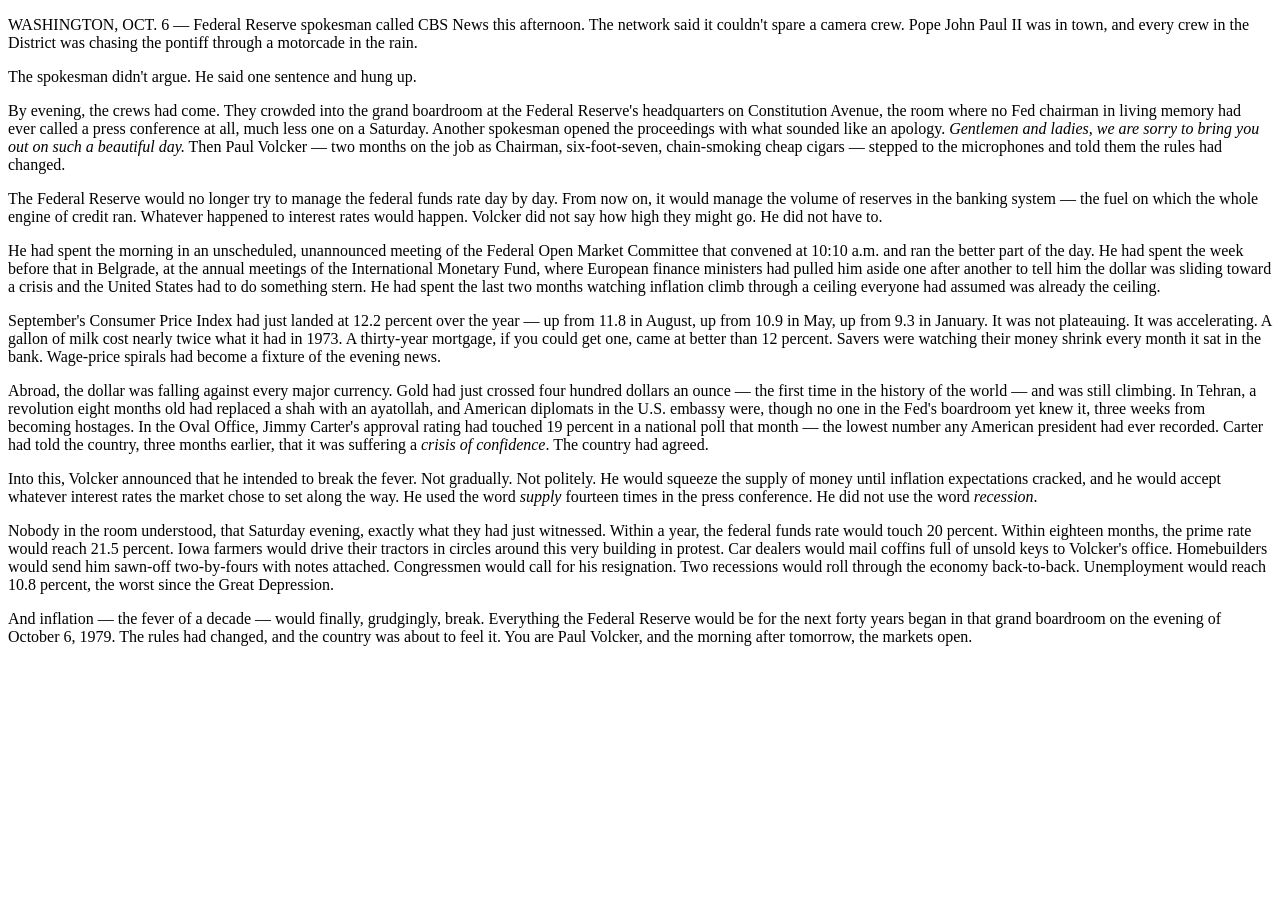
<file: volcker-section-1.html>
<!DOCTYPE html>
<html lang="en">
<head>
<meta charset="UTF-8">
<meta name="viewport" content="width=device-width, initial-scale=1.0">
<title>The Volcker Shock · Chapter One · The Phone Call</title>
</head>
<body>
<!--
  SECTION 1: THE PHONE CALL
  Kicker: Scenario One · The Volcker Shock · Chapter One
  Title: The phone call
  Deck: October 6, 1979. A Saturday.
  Type: editorial (front-page density)

  NOTE: This section also has a sidebar with "The Tape" (data), "On the Wires" (dispatches),
  and "Inside" (table of contents). Those are included below the body prose.
-->

<!-- HEADLINE -->
<!-- THE FED DECLARES WAR -->
<!-- Volcker seizes the money supply on a Saturday night -->
<!-- Interest rates now 'whatever happens.' · Inflation at 12.2 percent and still climbing. · President's approval drops to 19. -->

<!-- BODY PARAGRAPHS -->

<!-- Paragraph 1 (first — triggers drop cap) -->
<p class="first">WASHINGTON, OCT. 6 — Federal Reserve spokesman called CBS News this afternoon. The network said it couldn't spare a camera crew. Pope John Paul II was in town, and every crew in the District was chasing the pontiff through a motorcade in the rain.</p>

<p>The spokesman didn't argue. He said one sentence and hung up.</p>

<!-- PULLQUOTE -->
<!-- "Send your crew here. Long after the pope is gone, you'll remember this one." -->
<!-- — Joseph Coyne, Spokesman, Board of Governors -->

<p>By evening, the crews had come. They crowded into the grand boardroom at the Federal Reserve's headquarters on Constitution Avenue, the room where no Fed chairman in living memory had ever called a press conference at all, much less one on a Saturday. Another spokesman opened the proceedings with what sounded like an apology. <em>Gentlemen and ladies, we are sorry to bring you out on such a beautiful day.</em> Then Paul Volcker — two months on the job as Chairman, six-foot-seven, chain-smoking cheap cigars — stepped to the microphones and told them the rules had changed.</p>

<p>The Federal Reserve would no longer try to manage the federal funds rate day by day. From now on, it would manage the volume of reserves in the banking system — the fuel on which the whole engine of credit ran. Whatever happened to interest rates would happen. Volcker did not say how high they might go. He did not have to.</p>

<p>He had spent the morning in an unscheduled, unannounced meeting of the Federal Open Market Committee that convened at 10:10 a.m. and ran the better part of the day. He had spent the week before that in Belgrade, at the annual meetings of the International Monetary Fund, where European finance ministers had pulled him aside one after another to tell him the dollar was sliding toward a crisis and the United States had to do something stern. He had spent the last two months watching inflation climb through a ceiling everyone had assumed was already the ceiling.</p>

<p>September's Consumer Price Index had just landed at 12.2 percent over the year — up from 11.8 in August, up from 10.9 in May, up from 9.3 in January. It was not plateauing. It was accelerating. A gallon of milk cost nearly twice what it had in 1973. A thirty-year mortgage, if you could get one, came at better than 12 percent. Savers were watching their money shrink every month it sat in the bank. Wage-price spirals had become a fixture of the evening news.</p>

<p>Abroad, the dollar was falling against every major currency. Gold had just crossed four hundred dollars an ounce — the first time in the history of the world — and was still climbing. In Tehran, a revolution eight months old had replaced a shah with an ayatollah, and American diplomats in the U.S. embassy were, though no one in the Fed's boardroom yet knew it, three weeks from becoming hostages. In the Oval Office, Jimmy Carter's approval rating had touched 19 percent in a national poll that month — the lowest number any American president had ever recorded. Carter had told the country, three months earlier, that it was suffering a <em>crisis of confidence</em>. The country had agreed.</p>

<p>Into this, Volcker announced that he intended to break the fever. Not gradually. Not politely. He would squeeze the supply of money until inflation expectations cracked, and he would accept whatever interest rates the market chose to set along the way. He used the word <em>supply</em> fourteen times in the press conference. He did not use the word <em>recession</em>.</p>

<p>Nobody in the room understood, that Saturday evening, exactly what they had just witnessed. Within a year, the federal funds rate would touch 20 percent. Within eighteen months, the prime rate would reach 21.5 percent. Iowa farmers would drive their tractors in circles around this very building in protest. Car dealers would mail coffins full of unsold keys to Volcker's office. Homebuilders would send him sawn-off two-by-fours with notes attached. Congressmen would call for his resignation. Two recessions would roll through the economy back-to-back. Unemployment would reach 10.8 percent, the worst since the Great Depression.</p>

<p>And inflation — the fever of a decade — would finally, grudgingly, break. Everything the Federal Reserve would be for the next forty years began in that grand boardroom on the evening of October 6, 1979. The rules had changed, and the country was about to feel it. You are Paul Volcker, and the morning after tomorrow, the markets open.</p>

<!-- SIDEBAR: THE TAPE · SEPT. 1979 -->
<!--
CPI, YoY          12.2%
CPI, Aug          11.8%
Unemp.            6.0%
Fed funds         ~11.5%
Prime             13.50%
Disc. rate        11.00%
Gold / oz         > $400
Dollar            falling
Carter appvl.     19%
-->

<!-- SIDEBAR: ON THE WIRES -->
<!--
Belgrade. Volcker returns from IMF meetings; European ministers urge 'stern action' on the dollar.
Washington. Pope John Paul II's first U.S. visit. Masses on the National Mall.
Tehran. Revolutionary government consolidates power. The Shah, in exile, seeks cancer treatment in New York.
Detroit. Big Three report third-quarter losses. UAW contract talks open under the shadow of gasoline lines.
-->

<!-- SIDEBAR: INSIDE -->
<!--
The world you're inheriting · A decade of fever
The cast · Your committee, the White House, the street
The fight · What the economists believe, what the politicians want
Your charge · What success looks like. What failure looks like.
The instrument panel · Numbers you inherit
-->

</body>
</html>
</file>
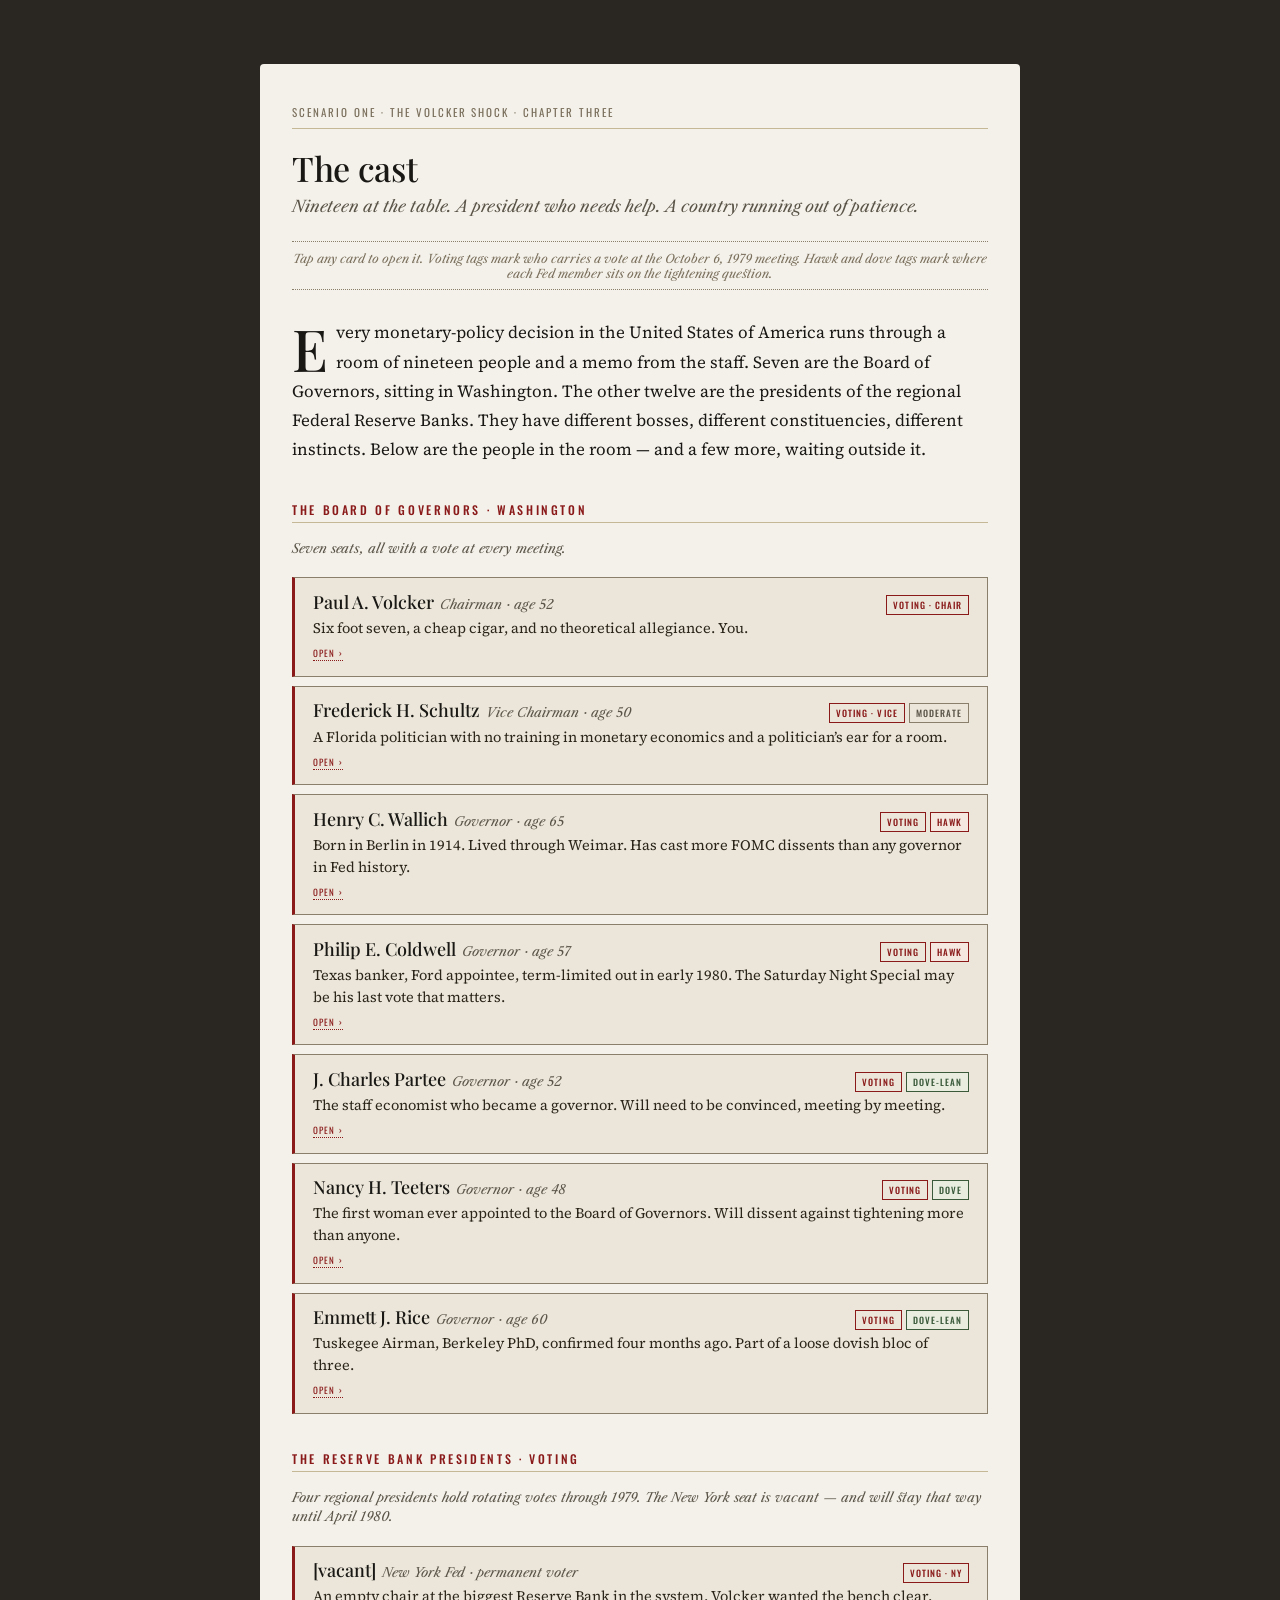
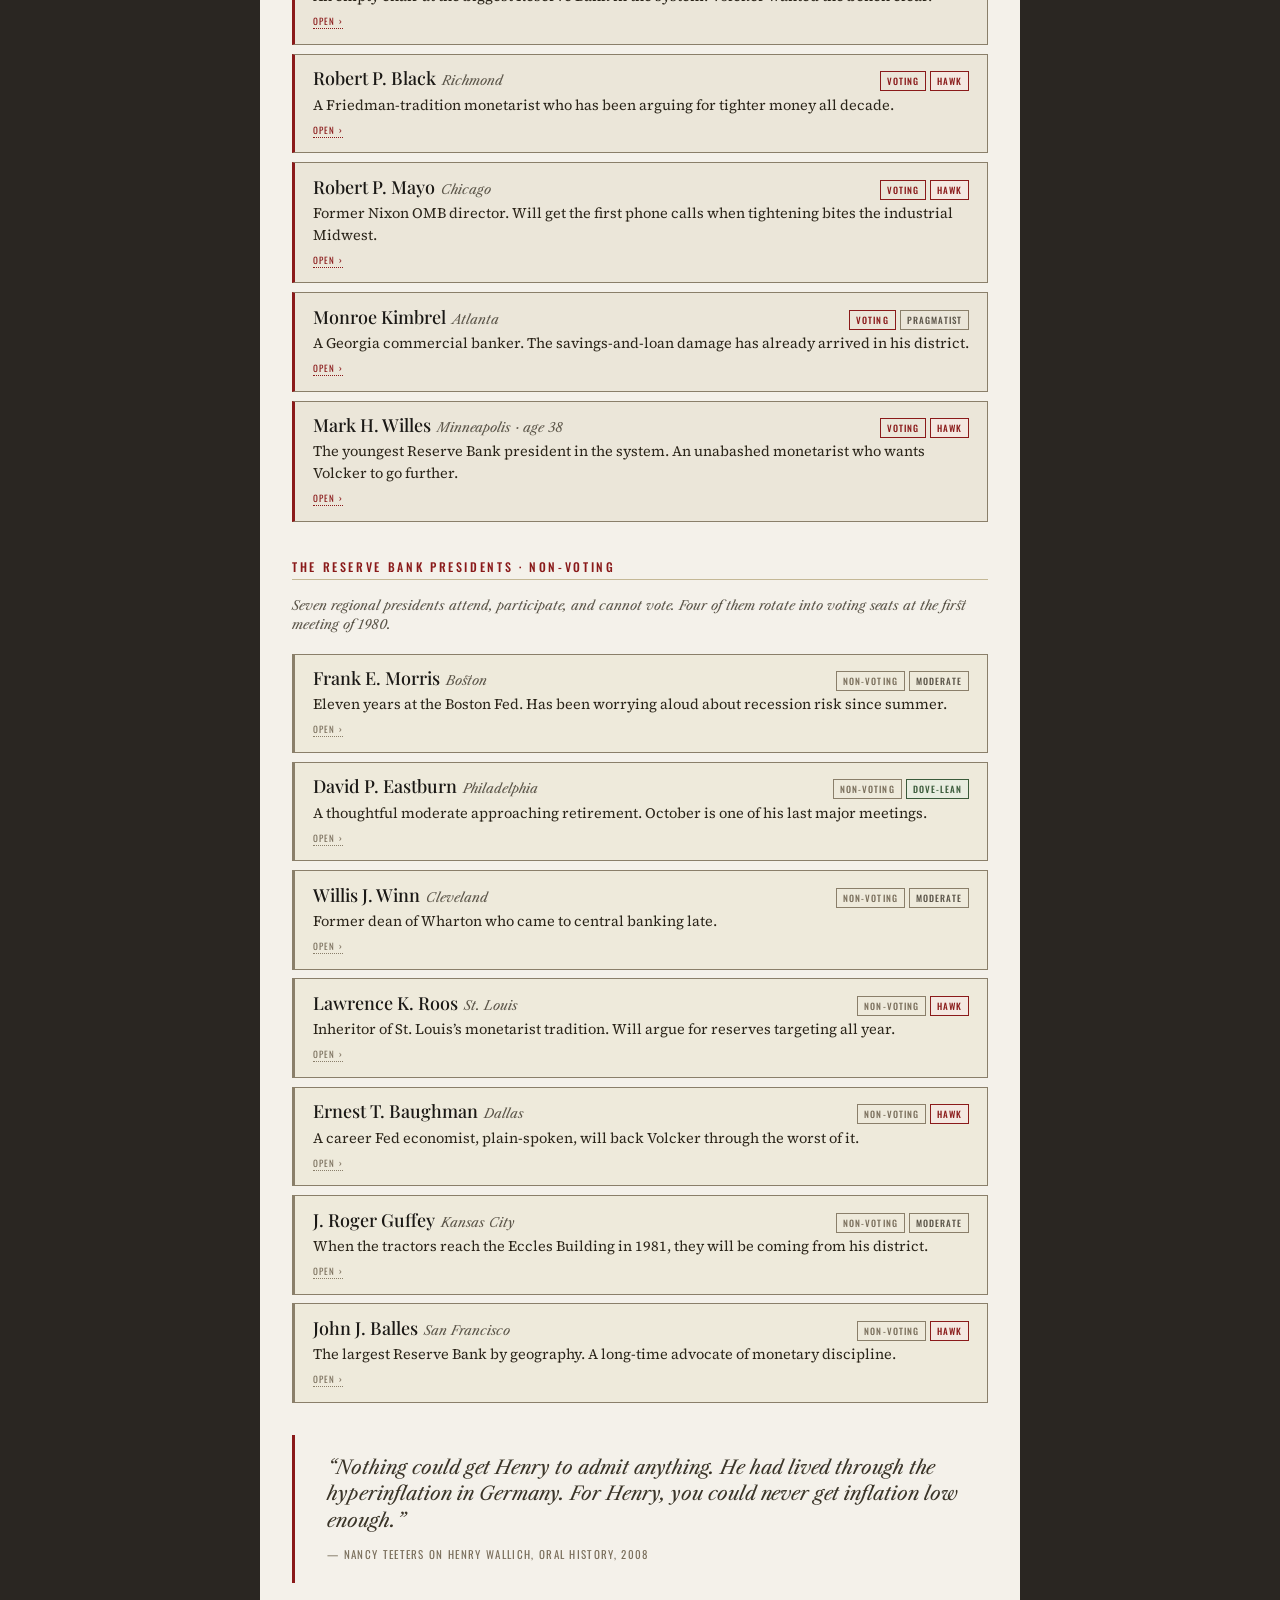
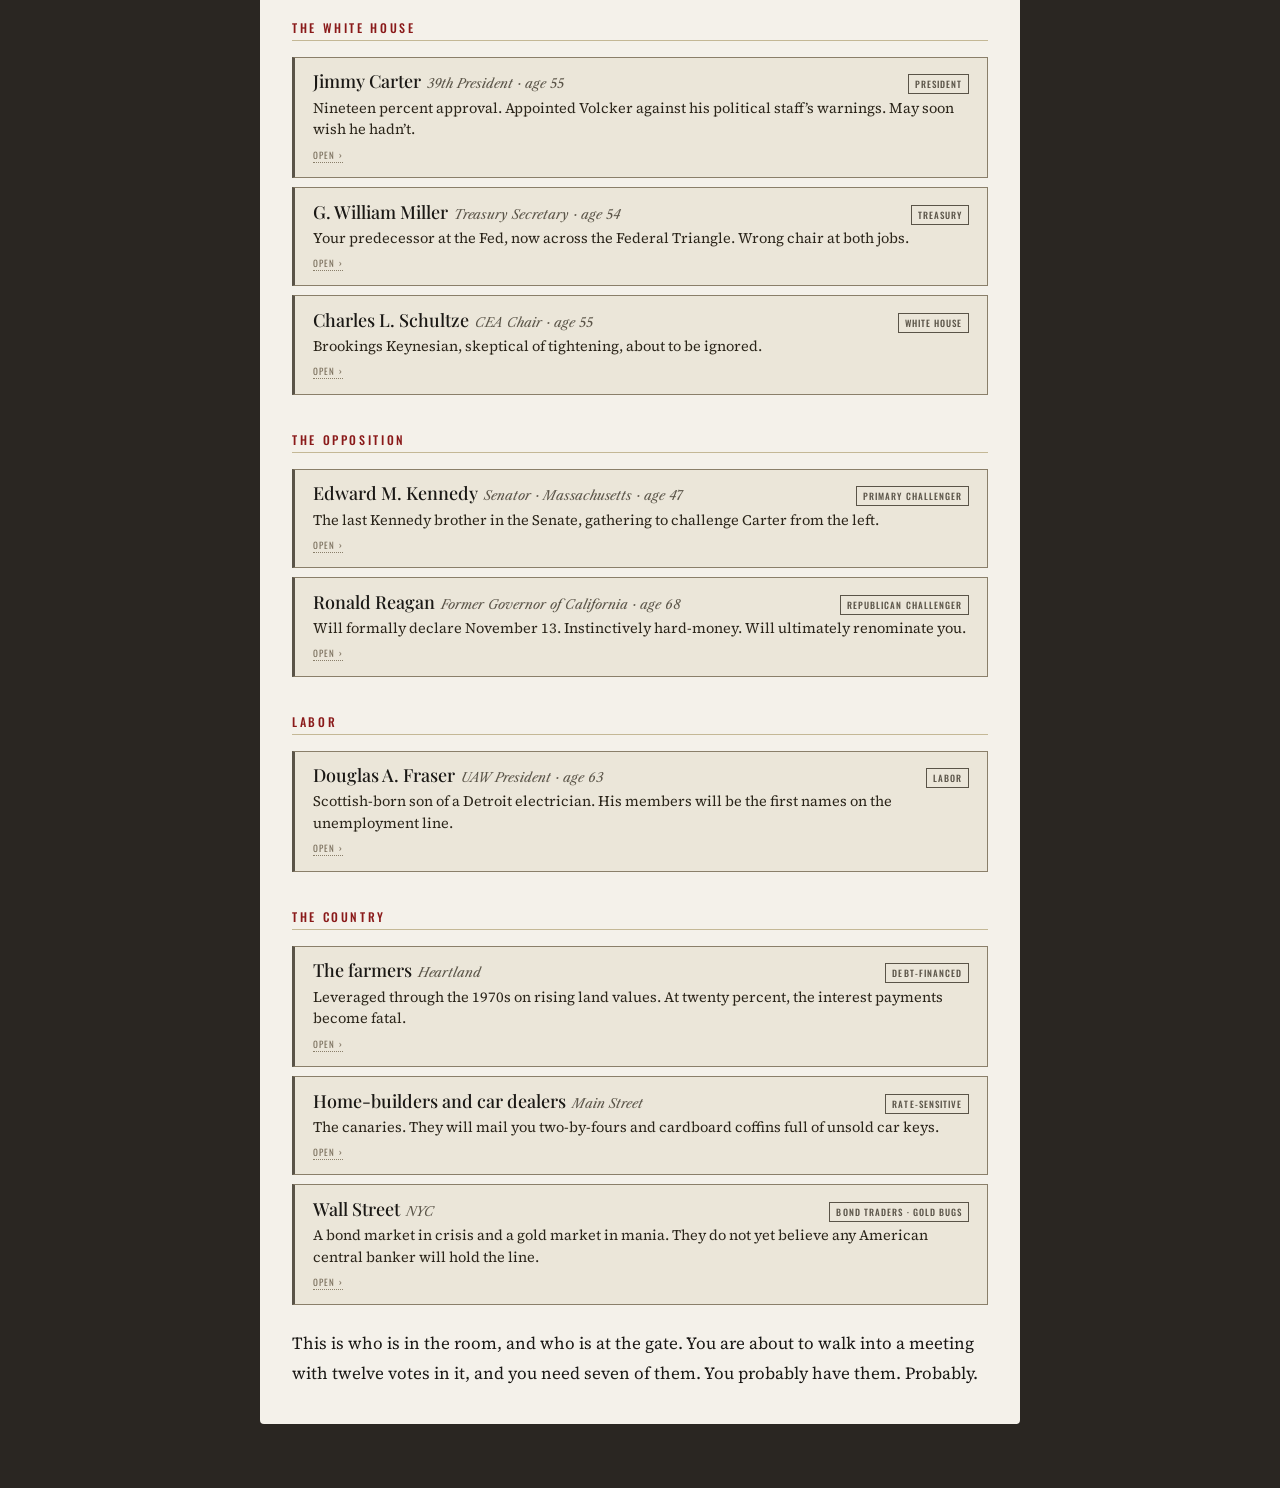
<file: volcker-section-3.html>
<!DOCTYPE html>
<html lang="en">
<head>
<meta charset="UTF-8">
<meta name="viewport" content="width=device-width, initial-scale=1.0">
<title>The Volcker Shock · Chapter Three · The Cast</title>
<link rel="preconnect" href="https://fonts.googleapis.com">
<link rel="preconnect" href="https://fonts.gstatic.com" crossorigin>
<link href="https://fonts.googleapis.com/css2?family=Source+Serif+4:ital,opsz,wght@0,8..60,300..700;1,8..60,300..700&family=Playfair+Display:ital,wght@0,400..900;1,400..900&family=Libre+Caslon+Text:ital,wght@0,400;0,700;1,400&family=IBM+Plex+Mono:wght@400;500&family=Oswald:wght@400;500;600&display=swap" rel="stylesheet">
<style>
  :root {
    --font-serif: 'Source Serif 4', Georgia, serif;
    --font-sans: 'Oswald', 'Helvetica Neue', sans-serif;
    --font-display: 'Playfair Display', Georgia, serif;
    --font-italic: 'Libre Caslon Text', Georgia, serif;
    --font-mono: 'IBM Plex Mono', monospace;
    --border-radius-lg: 4px;
  }
  html, body {
    background: #2a2622;
    margin: 0;
    padding: 2rem 1rem;
    -webkit-font-smoothing: antialiased;
  }
  .page { max-width: 760px; margin: 0 auto; }
  .s3-root { background: #f4f1ea; padding: 2.5rem 2rem 2.25rem; border-radius: var(--border-radius-lg); font-family: var(--font-serif); color: #1a1815; }
  .s3-kicker { font-family: var(--font-sans); font-size: 11px; letter-spacing: 0.18em; color: #7a6f5c; text-transform: uppercase; margin-bottom: 0.5rem; }
  .s3-rule { height: 1px; background: #c4b896; margin-bottom: 1.25rem; }
  .s3-title { font-family: var(--font-display); font-size: 34px; font-weight: 500; line-height: 1.15; margin: 0 0 0.45rem; color: #1a1815; letter-spacing: -0.01em; }
  .s3-deck { font-family: var(--font-italic); font-style: italic; font-size: 16px; color: #5a5448; margin: 0 0 1.4rem; line-height: 1.45; }
  .s3-conventions { font-family: var(--font-italic); font-style: italic; font-size: 12px; color: #7a6f5c; border-top: 0.5px dotted #8a7f6a; border-bottom: 0.5px dotted #8a7f6a; padding: 0.55rem 0; margin: 0 0 1.75rem; text-align: center; }
  .s3-body p.intro { font-size: 17px; line-height: 1.72; margin: 0 0 1.25rem; color: #1a1815; }
  .s3-body p.intro.first::first-letter { float: left; font-family: var(--font-display); font-size: 58px; line-height: 0.85; padding: 6px 8px 0 0; font-weight: 500; color: #1a1815; }
  .s3-section-hdr { font-family: var(--font-sans); font-size: 12px; letter-spacing: 0.22em; color: #8a1a1a; text-transform: uppercase; margin: 2.25rem 0 0.25rem; font-weight: 500; }
  .s3-section-rule { height: 1px; background: #c4b896; margin-bottom: 1rem; }
  .s3-section-note { font-family: var(--font-italic); font-style: italic; font-size: 13px; color: #5a5448; margin: 0 0 1.25rem; line-height: 1.45; }

  .s3-card { background: #ebe6d9; border: 0.5px solid #8a7f6a; border-left: 3px solid #8a1a1a; padding: 0.85rem 1.1rem 0.85rem; margin: 0 0 0.55rem; cursor: pointer; transition: background 0.15s; }
  .s3-card:hover { background: #e4dec8; }
  .s3-card.nonvoting { border-left-color: #8a7f6a; background: #eeeadb; }
  .s3-card.nonvoting:hover { background: #e7e2ce; }
  .s3-card.civilian { border-left-color: #5a5448; background: #ebe6d9; }
  .s3-card.civilian:hover { background: #e4dec8; }

  .s3-card-head { display: flex; justify-content: space-between; align-items: baseline; gap: 0.6rem; margin-bottom: 0.15rem; flex-wrap: wrap; }
  .s3-card-namerole { flex: 1 1 auto; min-width: 0; }
  .s3-card-name { font-family: var(--font-display); font-size: 18px; font-weight: 500; color: #1a1815; line-height: 1.2; display: inline; }
  .s3-card-role-inline { font-family: var(--font-italic); font-style: italic; font-size: 13px; color: #5a5448; margin-left: 0.4rem; }
  .s3-card-tags { display: flex; gap: 4px; flex-shrink: 0; align-items: center; }
  .s3-tag { font-family: var(--font-sans); font-size: 9px; letter-spacing: 0.12em; text-transform: uppercase; font-weight: 500; padding: 2px 6px; border: 0.5px solid; white-space: nowrap; }
  .s3-tag.vote { color: #8a1a1a; border-color: #8a1a1a; }
  .s3-tag.novote { color: #7a6f5c; border-color: #8a7f6a; }
  .s3-tag.civ { color: #5a5448; border-color: #5a5448; }
  .s3-tag.hawk { color: #8a1a1a; border-color: #8a1a1a; background: #f4e8e1; }
  .s3-tag.dove { color: #3a5a3a; border-color: #3a5a3a; background: #e8ede0; }
  .s3-tag.mod { color: #5a5448; border-color: #8a7f6a; }

  .s3-hook { font-family: var(--font-serif); font-size: 14.5px; line-height: 1.5; color: #2a2419; margin: 0.2rem 0 0; }
  .s3-tap { font-family: var(--font-sans); font-size: 9px; letter-spacing: 0.14em; color: #8a1a1a; text-transform: uppercase; margin-top: 0.4rem; display: inline-block; border-bottom: 0.5px dotted #8a1a1a; }
  .s3-card.nonvoting .s3-tap, .s3-card.civilian .s3-tap { color: #7a6f5c; border-bottom-color: #8a7f6a; }

  .s3-depth { display: none; margin: 0.7rem -0.2rem -0.15rem; padding: 0.9rem 1rem 0.2rem; border-top: 0.5px dotted #8a7f6a; }
  .s3-depth.open { display: block; }
  .s3-depth p { font-family: var(--font-serif); font-size: 14.5px; line-height: 1.62; margin: 0 0 0.7rem; color: #2a2419; }
  .s3-depth p:last-of-type { margin-bottom: 0.5rem; }
  .s3-depth em { font-style: italic; }
  .s3-close { font-family: var(--font-sans); font-size: 9px; letter-spacing: 0.14em; color: #7a6f5c; text-transform: uppercase; cursor: pointer; display: inline-block; border-bottom: 0.5px dotted #7a6f5c; margin-top: 0.2rem; }
  .s3-close:hover { color: #1a1815; }

  .s3-pullquote { margin: 2rem 0; padding: 1.25rem 1.5rem 1.25rem 2rem; border-left: 3px solid #8a1a1a; font-family: var(--font-italic); font-style: italic; font-size: 19px; line-height: 1.4; color: #3a3428; }
  .s3-pullquote .attrib { font-family: var(--font-sans); font-style: normal; font-size: 11px; letter-spacing: 0.12em; color: #7a6f5c; text-transform: uppercase; margin-top: 0.8rem; }
  .s3-coda { font-size: 17px; line-height: 1.72; margin: 1.5rem 0 0; color: #1a1815; }
</style>
</head>
<body>
<div class="page">
<div class="s3-root">

  <div class="s3-kicker">Scenario One · The Volcker Shock · Chapter Three</div>
  <div class="s3-rule"></div>

  <h1 class="s3-title">The cast</h1>
  <div class="s3-deck">Nineteen at the table. A president who needs help. A country running out of patience.</div>

  <div class="s3-conventions">Tap any card to open it. Voting tags mark who carries a vote at the October 6, 1979 meeting. Hawk and dove tags mark where each Fed member sits on the tightening question.</div>

  <div class="s3-body">

    <p class="intro first">Every monetary-policy decision in the United States of America runs through a room of nineteen people and a memo from the staff. Seven are the Board of Governors, sitting in Washington. The other twelve are the presidents of the regional Federal Reserve Banks. They have different bosses, different constituencies, different instincts. Below are the people in the room — and a few more, waiting outside it.</p>

    <div class="s3-section-hdr">The Board of Governors · Washington</div>
    <div class="s3-section-rule"></div>
    <div class="s3-section-note">Seven seats, all with a vote at every meeting.</div>

    <div class="s3-card" onclick="document.getElementById('d-volcker').classList.toggle('open');">
      <div class="s3-card-head">
        <div class="s3-card-namerole"><span class="s3-card-name">Paul A. Volcker</span><span class="s3-card-role-inline">Chairman · age 52</span></div>
        <div class="s3-card-tags"><span class="s3-tag vote">Voting · Chair</span></div>
      </div>
      <p class="s3-hook">Six foot seven, a cheap cigar, and no theoretical allegiance. You.</p>
      <span class="s3-tap">Open ›</span>
      <div id="d-volcker" class="s3-depth">
        <p>Princeton, Harvard, the London School of Economics. Treasury under-secretary under Nixon; the man in the room at Camp David in August 1971 when the gold window closed. President of the New York Fed from 1975 until two months ago. Carter nominated him in July on the advice of his Wall Street donors and against the advice of his political staff, who warned that Volcker was too hawkish to re-elect. Volcker told the President during the interview, in plain language, that he believed the Fed would have to tighten more than Miller had been willing to tighten. Carter nominated him anyway.</p>
        <p>He lives alone in a small apartment in Washington. His wife Barbara stayed behind in New York with their teenage son because she has rheumatoid arthritis, their son has diabetes, and the salary cut from NY Fed president to Fed Chairman meant they could not afford two households on one income unless she kept her bookkeeping job. He takes the shuttle to New York on weekends. He eats cheaply. His suits fit badly.</p>
        <p>He is not a theorist. He reads monetarist literature without converting to it. His discipline is practical: he has spent twenty years in Treasury and Fed positions watching politicians ask central bankers to paper over fiscal problems, and he has decided it will stop. He does not yet know how far he is willing to go. Neither does anyone else.</p>
        <span class="s3-close" onclick="event.stopPropagation(); document.getElementById('d-volcker').classList.toggle('open');">Close ✕</span>
      </div>
    </div>

    <div class="s3-card" onclick="document.getElementById('d-schultz').classList.toggle('open');">
      <div class="s3-card-head">
        <div class="s3-card-namerole"><span class="s3-card-name">Frederick H. Schultz</span><span class="s3-card-role-inline">Vice Chairman · age 50</span></div>
        <div class="s3-card-tags"><span class="s3-tag vote">Voting · Vice</span><span class="s3-tag mod">Moderate</span></div>
      </div>
      <p class="s3-hook">A Florida politician with no training in monetary economics and a politician’s ear for a room.</p>
      <span class="s3-tap">Open ›</span>
      <div id="d-schultz" class="s3-depth">
        <p>Jacksonville businessman, former Florida state legislator, Democrat. Confirmed in July 1979, eleven days before Volcker. Carter appointed him as a political counterweight — someone who understood elected officials and could speak plainly to the White House. Schultz has no formal training in monetary economics and has said so in public. What he has instead is a politician’s instinct for reading a room, and he spent his first month at the Board concluding that the Fed was behind the curve. He will back Volcker on the Saturday Night Special without hesitation and will still be backing him two years from now when the farmers arrive on tractors.</p>
        <span class="s3-close" onclick="event.stopPropagation(); document.getElementById('d-schultz').classList.toggle('open');">Close ✕</span>
      </div>
    </div>

    <div class="s3-card" onclick="document.getElementById('d-wallich').classList.toggle('open');">
      <div class="s3-card-head">
        <div class="s3-card-namerole"><span class="s3-card-name">Henry C. Wallich</span><span class="s3-card-role-inline">Governor · age 65</span></div>
        <div class="s3-card-tags"><span class="s3-tag vote">Voting</span><span class="s3-tag hawk">Hawk</span></div>
      </div>
      <p class="s3-hook">Born in Berlin in 1914. Lived through Weimar. Has cast more FOMC dissents than any governor in Fed history.</p>
      <span class="s3-tap">Open ›</span>
      <div id="d-wallich" class="s3-depth">
        <p>His father was a prosperous Berlin banker. In 1923, when Henry was nine, the Weimar hyperinflation reduced the family’s holdings to scrap paper in the space of a few months. He watched his father work out what was left on a kitchen table. The Wallichs left Germany in 1933 after the Nazi seizure of power, making their way to Argentina and then to the United States. Henry finished his education at Oberlin and took a doctorate in economics at Harvard.</p>
        <p>He taught at Yale for twenty years, wrote a regular column for Newsweek alongside Milton Friedman and Paul Samuelson, and in 1974 was appointed to the Fed by Richard Nixon. By 1979 he has cast more dissenting votes on the FOMC than any governor in the committee’s history, almost all of them against policy he considered insufficiently hawkish. He argues his positions quietly, in a slight German accent that has never worn off, and he does not raise his voice. He does not have to. Everyone at the table knows what he remembers.</p>
        <p>For Wallich, inflation is not an economic variable. It is a thing that destroys the savings of middle-class families and puts demagogues in office. He has been waiting five years for a chairman who would fight it. He thinks Volcker may be the one.</p>
        <span class="s3-close" onclick="event.stopPropagation(); document.getElementById('d-wallich').classList.toggle('open');">Close ✕</span>
      </div>
    </div>

    <div class="s3-card" onclick="document.getElementById('d-coldwell').classList.toggle('open');">
      <div class="s3-card-head">
        <div class="s3-card-namerole"><span class="s3-card-name">Philip E. Coldwell</span><span class="s3-card-role-inline">Governor · age 57</span></div>
        <div class="s3-card-tags"><span class="s3-tag vote">Voting</span><span class="s3-tag hawk">Hawk</span></div>
      </div>
      <p class="s3-hook">Texas banker, Ford appointee, term-limited out in early 1980. The Saturday Night Special may be his last vote that matters.</p>
      <span class="s3-tap">Open ›</span>
      <div id="d-coldwell" class="s3-depth">
        <p>Former president of the Dallas Fed, appointed to the Board by Ford in 1974. A dry-land economist by training — his doctoral work was on agricultural banking in the Southwest. On the hawk–dove spectrum he sits just to Wallich’s right and without Wallich’s European anxieties: Coldwell is against inflation because it is bad banking. He is term-limited and will leave the Board in early 1980, which means the Saturday Night Special may be his last vote of consequence. He wants to cast it.</p>
        <span class="s3-close" onclick="event.stopPropagation(); document.getElementById('d-coldwell').classList.toggle('open');">Close ✕</span>
      </div>
    </div>

    <div class="s3-card" onclick="document.getElementById('d-partee').classList.toggle('open');">
      <div class="s3-card-head">
        <div class="s3-card-namerole"><span class="s3-card-name">J. Charles Partee</span><span class="s3-card-role-inline">Governor · age 52</span></div>
        <div class="s3-card-tags"><span class="s3-tag vote">Voting</span><span class="s3-tag dove">Dove-lean</span></div>
      </div>
      <p class="s3-hook">The staff economist who became a governor. Will need to be convinced, meeting by meeting.</p>
      <span class="s3-tap">Open ›</span>
      <div id="d-partee" class="s3-depth">
        <p>A career Fed economist, director of research at the Board for most of the 1970s before his appointment as governor in 1976. Partee knows the models. He worries about unemployment more than Wallich does and about inflation more than Teeters does. In September he dissented against raising the discount rate because he thought the existing tightening had not yet worked through. He is not a dove so much as a skeptic about moving faster than the data justify.</p>
        <span class="s3-close" onclick="event.stopPropagation(); document.getElementById('d-partee').classList.toggle('open');">Close ✕</span>
      </div>
    </div>

    <div class="s3-card" onclick="document.getElementById('d-teeters').classList.toggle('open');">
      <div class="s3-card-head">
        <div class="s3-card-namerole"><span class="s3-card-name">Nancy H. Teeters</span><span class="s3-card-role-inline">Governor · age 48</span></div>
        <div class="s3-card-tags"><span class="s3-tag vote">Voting</span><span class="s3-tag dove">Dove</span></div>
      </div>
      <p class="s3-hook">The first woman ever appointed to the Board of Governors. Will dissent against tightening more than anyone.</p>
      <span class="s3-tap">Open ›</span>
      <div id="d-teeters" class="s3-depth">
        <p>Carter put her on the Fed in September 1978 after a career as a Congressional Budget Office economist and a Brookings fellow. She knows the Hill, knows the Humphrey-Hawkins Full Employment Act, and knows exactly whom the unemployment line is going to be filled with if Volcker gets his way. She is the most consistent dove on the committee and will dissent against tightening more often than any other governor in this scenario. She does it without apology and without melodrama. When a man across the table once told her that Henry Wallich had been through hyperinflation, she said she understood, but that she had been through the 1930s. She was four years old when the WPA rolled through her Indiana hometown.</p>
        <span class="s3-close" onclick="event.stopPropagation(); document.getElementById('d-teeters').classList.toggle('open');">Close ✕</span>
      </div>
    </div>

    <div class="s3-card" onclick="document.getElementById('d-rice').classList.toggle('open');">
      <div class="s3-card-head">
        <div class="s3-card-namerole"><span class="s3-card-name">Emmett J. Rice</span><span class="s3-card-role-inline">Governor · age 60</span></div>
        <div class="s3-card-tags"><span class="s3-tag vote">Voting</span><span class="s3-tag dove">Dove-lean</span></div>
      </div>
      <p class="s3-hook">Tuskegee Airman, Berkeley PhD, confirmed four months ago. Part of a loose dovish bloc of three.</p>
      <span class="s3-tap">Open ›</span>
      <div id="d-rice" class="s3-depth">
        <p>Born in South Carolina in 1919, educated at City College of New York, drafted in the Second World War as a member of the Tuskegee Airmen, then a Fulbright fellow at the Reserve Bank of India and a Berkeley PhD. Later an advisor at the Treasury and an executive at the National Bank of Washington. He is measured, careful, and firmly on the dove side of the committee. Partee and Rice and Teeters form a loose bloc of three. When the bloc dissents, it is usually together.</p>
        <span class="s3-close" onclick="event.stopPropagation(); document.getElementById('d-rice').classList.toggle('open');">Close ✕</span>
      </div>
    </div>

    <div class="s3-section-hdr">The Reserve Bank presidents · voting</div>
    <div class="s3-section-rule"></div>
    <div class="s3-section-note">Four regional presidents hold rotating votes through 1979. The New York seat is vacant — and will stay that way until April 1980.</div>

    <div class="s3-card" onclick="document.getElementById('d-ny').classList.toggle('open');">
      <div class="s3-card-head">
        <div class="s3-card-namerole"><span class="s3-card-name">[vacant]</span><span class="s3-card-role-inline">New York Fed · permanent voter</span></div>
        <div class="s3-card-tags"><span class="s3-tag vote">Voting · NY</span></div>
      </div>
      <p class="s3-hook">An empty chair at the biggest Reserve Bank in the system. Volcker wanted the bench clear.</p>
      <span class="s3-tap">Open ›</span>
      <div id="d-ny" class="s3-depth">
        <p>Volcker held this seat himself until August, when he moved to Washington. The Board of Directors of the New York Fed will not confirm Anthony Solomon until the following April. In the meantime, Thomas Timlen — the Bank’s First Vice President and career administrator — attends meetings as the permanent alternate without a vote. The largest Reserve Bank in the system, the one closest to the markets, has no vote at the most consequential FOMC meeting of the decade. This is not quite an accident. Volcker wanted the bench clear.</p>
        <span class="s3-close" onclick="event.stopPropagation(); document.getElementById('d-ny').classList.toggle('open');">Close ✕</span>
      </div>
    </div>

    <div class="s3-card" onclick="document.getElementById('d-black').classList.toggle('open');">
      <div class="s3-card-head">
        <div class="s3-card-namerole"><span class="s3-card-name">Robert P. Black</span><span class="s3-card-role-inline">Richmond</span></div>
        <div class="s3-card-tags"><span class="s3-tag vote">Voting</span><span class="s3-tag hawk">Hawk</span></div>
      </div>
      <p class="s3-hook">A Friedman-tradition monetarist who has been arguing for tighter money all decade.</p>
      <span class="s3-tap">Open ›</span>
      <div id="d-black" class="s3-depth">
        <p>Doctorate from Virginia, president of the Richmond Fed since 1973. Black has been arguing for tighter money and clearer monetary targets all decade. He is enthusiastic about the reserves-targeting framework Volcker is about to propose — it sounds like monetarism to him, even though Volcker is not quite a monetarist. He will vote yes on the Saturday Night Special with both hands.</p>
        <span class="s3-close" onclick="event.stopPropagation(); document.getElementById('d-black').classList.toggle('open');">Close ✕</span>
      </div>
    </div>

    <div class="s3-card" onclick="document.getElementById('d-mayo').classList.toggle('open');">
      <div class="s3-card-head">
        <div class="s3-card-namerole"><span class="s3-card-name">Robert P. Mayo</span><span class="s3-card-role-inline">Chicago</span></div>
        <div class="s3-card-tags"><span class="s3-tag vote">Voting</span><span class="s3-tag hawk">Hawk</span></div>
      </div>
      <p class="s3-hook">Former Nixon OMB director. Will get the first phone calls when tightening bites the industrial Midwest.</p>
      <span class="s3-tap">Open ›</span>
      <div id="d-mayo" class="s3-depth">
        <p>Former director of the Nixon Office of Management and Budget, president of the Chicago Fed since 1970. Mayo is a fiscal conservative by temperament and has been uneasy about inflation since the early 1970s. He is not dramatic about it. He will support tightening without making speeches. Chicago’s district covers the industrial Midwest, which means that when tightening bites, his bank presidents and directors will be the first to tell him about the pain. He will still vote with Volcker.</p>
        <span class="s3-close" onclick="event.stopPropagation(); document.getElementById('d-mayo').classList.toggle('open');">Close ✕</span>
      </div>
    </div>

    <div class="s3-card" onclick="document.getElementById('d-kimbrel').classList.toggle('open');">
      <div class="s3-card-head">
        <div class="s3-card-namerole"><span class="s3-card-name">Monroe Kimbrel</span><span class="s3-card-role-inline">Atlanta</span></div>
        <div class="s3-card-tags"><span class="s3-tag vote">Voting</span><span class="s3-tag mod">Pragmatist</span></div>
      </div>
      <p class="s3-hook">A Georgia commercial banker. The savings-and-loan damage has already arrived in his district.</p>
      <span class="s3-tap">Open ›</span>
      <div id="d-kimbrel" class="s3-depth">
        <p>Georgia-born commercial banker who came up through the Southeastern banking trade associations and was made president of the Atlanta Fed in 1971. Pragmatic, regional, more interested in bank supervision than in theoretical monetary policy. He will back Volcker because the alternative — continued double-digit inflation — is already visibly damaging the savings and loan institutions in his district. The pain has arrived at his doorstep before the cure.</p>
        <span class="s3-close" onclick="event.stopPropagation(); document.getElementById('d-kimbrel').classList.toggle('open');">Close ✕</span>
      </div>
    </div>

    <div class="s3-card" onclick="document.getElementById('d-willes').classList.toggle('open');">
      <div class="s3-card-head">
        <div class="s3-card-namerole"><span class="s3-card-name">Mark H. Willes</span><span class="s3-card-role-inline">Minneapolis · age 38</span></div>
        <div class="s3-card-tags"><span class="s3-tag vote">Voting</span><span class="s3-tag hawk">Hawk</span></div>
      </div>
      <p class="s3-hook">The youngest Reserve Bank president in the system. An unabashed monetarist who wants Volcker to go further.</p>
      <span class="s3-tap">Open ›</span>
      <div id="d-willes" class="s3-depth">
        <p>Appointed at thirty-six, fresh from the University of Pennsylvania’s Wharton School, an unabashed monetarist who believes the Fed should target monetary aggregates and accept whatever volatility in short rates results. He has been arguing this position in public for two years. The new operating framework Volcker will propose on October 6 is, from Willes’s standpoint, an overdue capitulation to the right idea. He will vote yes eagerly and then argue all meeting for going further.</p>
        <span class="s3-close" onclick="event.stopPropagation(); document.getElementById('d-willes').classList.toggle('open');">Close ✕</span>
      </div>
    </div>

    <div class="s3-section-hdr">The Reserve Bank presidents · non-voting</div>
    <div class="s3-section-rule"></div>
    <div class="s3-section-note">Seven regional presidents attend, participate, and cannot vote. Four of them rotate into voting seats at the first meeting of 1980.</div>

    <div class="s3-card nonvoting" onclick="document.getElementById('d-morris').classList.toggle('open');">
      <div class="s3-card-head">
        <div class="s3-card-namerole"><span class="s3-card-name">Frank E. Morris</span><span class="s3-card-role-inline">Boston</span></div>
        <div class="s3-card-tags"><span class="s3-tag novote">Non-voting</span><span class="s3-tag mod">Moderate</span></div>
      </div>
      <p class="s3-hook">Eleven years at the Boston Fed. Has been worrying aloud about recession risk since summer.</p>
      <span class="s3-tap">Open ›</span>
      <div id="d-morris" class="s3-depth">
        <p>President of the Boston Fed since 1968 — one of the longest-serving Reserve Bank presidents at the table. Economist, careful speaker, hawk on inflation but dove on the pace. Morris has been worrying aloud about recession risk since the summer. He will not be a voter until 1980, and by then the first recession will already be underway.</p>
        <span class="s3-close" onclick="event.stopPropagation(); document.getElementById('d-morris').classList.toggle('open');">Close ✕</span>
      </div>
    </div>

    <div class="s3-card nonvoting" onclick="document.getElementById('d-eastburn').classList.toggle('open');">
      <div class="s3-card-head">
        <div class="s3-card-namerole"><span class="s3-card-name">David P. Eastburn</span><span class="s3-card-role-inline">Philadelphia</span></div>
        <div class="s3-card-tags"><span class="s3-tag novote">Non-voting</span><span class="s3-tag dove">Dove-lean</span></div>
      </div>
      <p class="s3-hook">A thoughtful moderate approaching retirement. October is one of his last major meetings.</p>
      <span class="s3-tap">Open ›</span>
      <div id="d-eastburn" class="s3-depth">
        <p>President of the Philadelphia Fed since 1970, a thoughtful moderate with dovish leanings and a good ear for what staff economists are actually saying beneath their hedges. Eastburn will retire in early 1980, making October 1979 one of his last major FOMC meetings. He has not been a voter in 1979 and will not become one. What he says in the discussion still matters, because Volcker is counting heads as well as votes.</p>
        <span class="s3-close" onclick="event.stopPropagation(); document.getElementById('d-eastburn').classList.toggle('open');">Close ✕</span>
      </div>
    </div>

    <div class="s3-card nonvoting" onclick="document.getElementById('d-winn').classList.toggle('open');">
      <div class="s3-card-head">
        <div class="s3-card-namerole"><span class="s3-card-name">Willis J. Winn</span><span class="s3-card-role-inline">Cleveland</span></div>
        <div class="s3-card-tags"><span class="s3-tag novote">Non-voting</span><span class="s3-tag mod">Moderate</span></div>
      </div>
      <p class="s3-hook">Former dean of Wharton who came to central banking late.</p>
      <span class="s3-tap">Open ›</span>
      <div id="d-winn" class="s3-depth">
        <p>Former dean of the Wharton School, president of the Cleveland Fed since 1971. An academic economist by training who came to central banking late. He rotates into a voting seat in 1980.</p>
        <span class="s3-close" onclick="event.stopPropagation(); document.getElementById('d-winn').classList.toggle('open');">Close ✕</span>
      </div>
    </div>

    <div class="s3-card nonvoting" onclick="document.getElementById('d-roos').classList.toggle('open');">
      <div class="s3-card-head">
        <div class="s3-card-namerole"><span class="s3-card-name">Lawrence K. Roos</span><span class="s3-card-role-inline">St. Louis</span></div>
        <div class="s3-card-tags"><span class="s3-tag novote">Non-voting</span><span class="s3-tag hawk">Hawk</span></div>
      </div>
      <p class="s3-hook">Inheritor of St. Louis’s monetarist tradition. Will argue for reserves targeting all year.</p>
      <span class="s3-tap">Open ›</span>
      <div id="d-roos" class="s3-depth">
        <p>The St. Louis Fed has been the intellectual home of American monetarism since the 1960s under its research department, and Roos — a former county supervisor and Republican politician from Missouri — inherited that tradition when he was made president in 1976. He will be one of the most consistent voices in the committee for targeting reserves over rates. He is not a voter in 1979 but rotates into a voting seat in 1980, just in time for the post-recession rebound debate.</p>
        <span class="s3-close" onclick="event.stopPropagation(); document.getElementById('d-roos').classList.toggle('open');">Close ✕</span>
      </div>
    </div>

    <div class="s3-card nonvoting" onclick="document.getElementById('d-baughman').classList.toggle('open');">
      <div class="s3-card-head">
        <div class="s3-card-namerole"><span class="s3-card-name">Ernest T. Baughman</span><span class="s3-card-role-inline">Dallas</span></div>
        <div class="s3-card-tags"><span class="s3-tag novote">Non-voting</span><span class="s3-tag hawk">Hawk</span></div>
      </div>
      <p class="s3-hook">A career Fed economist, plain-spoken, will back Volcker through the worst of it.</p>
      <span class="s3-tap">Open ›</span>
      <div id="d-baughman" class="s3-depth">
        <p>A career Fed economist who moved up through the Chicago Fed’s research department before taking the Dallas presidency in 1975. Hawkish, plain-spoken, and not inclined to theatrical disagreements. He will rotate into a voting seat in 1980 and back Volcker reliably through the worst of the recession.</p>
        <span class="s3-close" onclick="event.stopPropagation(); document.getElementById('d-baughman').classList.toggle('open');">Close ✕</span>
      </div>
    </div>

    <div class="s3-card nonvoting" onclick="document.getElementById('d-guffey').classList.toggle('open');">
      <div class="s3-card-head">
        <div class="s3-card-namerole"><span class="s3-card-name">J. Roger Guffey</span><span class="s3-card-role-inline">Kansas City</span></div>
        <div class="s3-card-tags"><span class="s3-tag novote">Non-voting</span><span class="s3-tag mod">Moderate</span></div>
      </div>
      <p class="s3-hook">When the tractors reach the Eccles Building in 1981, they will be coming from his district.</p>
      <span class="s3-tap">Open ›</span>
      <div id="d-guffey" class="s3-depth">
        <p>A Fed lawyer turned Reserve Bank president in 1976. His district includes the farm belt, which will become the most politically dangerous part of the country for the Volcker Fed within eighteen months. When the tractors arrive at the Eccles Building in 1981, they will be coming from Guffey’s district. He will still vote with Volcker when his rotation arrives.</p>
        <span class="s3-close" onclick="event.stopPropagation(); document.getElementById('d-guffey').classList.toggle('open');">Close ✕</span>
      </div>
    </div>

    <div class="s3-card nonvoting" onclick="document.getElementById('d-balles').classList.toggle('open');">
      <div class="s3-card-head">
        <div class="s3-card-namerole"><span class="s3-card-name">John J. Balles</span><span class="s3-card-role-inline">San Francisco</span></div>
        <div class="s3-card-tags"><span class="s3-tag novote">Non-voting</span><span class="s3-tag hawk">Hawk</span></div>
      </div>
      <p class="s3-hook">The largest Reserve Bank by geography. A long-time advocate of monetary discipline.</p>
      <span class="s3-tap">Open ›</span>
      <div id="d-balles" class="s3-depth">
        <p>Economist, former Cleveland Fed researcher, president of the San Francisco Fed since 1972. The largest Reserve Bank by geography, covering nine Western states and a quarter of the country’s GDP. Balles is a hawk and a long-time advocate of monetary discipline. He is not a voter in 1979.</p>
        <span class="s3-close" onclick="event.stopPropagation(); document.getElementById('d-balles').classList.toggle('open');">Close ✕</span>
      </div>
    </div>

    <div class="s3-pullquote">
      “Nothing could get Henry to admit anything. He had lived through the hyperinflation in Germany. For Henry, you could never get inflation low enough.”
      <div class="attrib">— Nancy Teeters on Henry Wallich, oral history, 2008</div>
    </div>

    <div class="s3-section-hdr">The White House</div>
    <div class="s3-section-rule"></div>

    <div class="s3-card civilian" onclick="document.getElementById('d-carter').classList.toggle('open');">
      <div class="s3-card-head">
        <div class="s3-card-namerole"><span class="s3-card-name">Jimmy Carter</span><span class="s3-card-role-inline">39th President · age 55</span></div>
        <div class="s3-card-tags"><span class="s3-tag civ">President</span></div>
      </div>
      <p class="s3-hook">Nineteen percent approval. Appointed Volcker against his political staff’s warnings. May soon wish he hadn’t.</p>
      <span class="s3-tap">Open ›</span>
      <div id="d-carter" class="s3-depth">
        <p>Peanut farmer, nuclear engineer, former governor of Georgia, born-again Baptist. Elected in 1976 on a promise of restoring honesty to the White House after Watergate. In July 1979 he gave a televised address his staff called <em>A Crisis of Confidence</em> and then fired his cabinet, which collapsed the speech’s small bounce overnight. By September his Gallup approval was nineteen percent. He appointed Volcker in the same month against the warnings of his political advisors, who told him a Volcker Fed would tighten into the election year and cost him a second term. Carter said he wanted the best man for the job. He has not asked Volcker to soften the tightening. He may soon wish he had.</p>
        <p>Carter faces a primary challenge from the left. The Iranian hostage crisis will begin in two weeks. The Soviets will invade Afghanistan in December. In every direction, something is about to go worse.</p>
        <span class="s3-close" onclick="event.stopPropagation(); document.getElementById('d-carter').classList.toggle('open');">Close ✕</span>
      </div>
    </div>

    <div class="s3-card civilian" onclick="document.getElementById('d-miller').classList.toggle('open');">
      <div class="s3-card-head">
        <div class="s3-card-namerole"><span class="s3-card-name">G. William Miller</span><span class="s3-card-role-inline">Treasury Secretary · age 54</span></div>
        <div class="s3-card-tags"><span class="s3-tag civ">Treasury</span></div>
      </div>
      <p class="s3-hook">Your predecessor at the Fed, now across the Federal Triangle. Wrong chair at both jobs.</p>
      <span class="s3-tap">Open ›</span>
      <div id="d-miller" class="s3-depth">
        <p>A former Textron executive with no background in monetary economics. Carter appointed him Fed chairman in March 1978 as a business-friendly moderate. His seventeen months at the Fed were widely considered a failure: inflation accelerated, the dollar collapsed, and by the summer of 1979 the markets had lost confidence in the chairmanship itself. In July, Carter moved him to Treasury to get him out of the Fed without firing him, and nominated Volcker to replace him. Miller is now technically Volcker’s counterpart across the Federal Triangle. Their instincts on tightening are opposite. Miller’s instincts are about to matter less than they used to.</p>
        <span class="s3-close" onclick="event.stopPropagation(); document.getElementById('d-miller').classList.toggle('open');">Close ✕</span>
      </div>
    </div>

    <div class="s3-card civilian" onclick="document.getElementById('d-schultze').classList.toggle('open');">
      <div class="s3-card-head">
        <div class="s3-card-namerole"><span class="s3-card-name">Charles L. Schultze</span><span class="s3-card-role-inline">CEA Chair · age 55</span></div>
        <div class="s3-card-tags"><span class="s3-tag civ">White House</span></div>
      </div>
      <p class="s3-hook">Brookings Keynesian, skeptical of tightening, about to be ignored.</p>
      <span class="s3-tap">Open ›</span>
      <div id="d-schultze" class="s3-depth">
        <p>A respected Brookings economist, Johnson-era budget director, and moderate Keynesian who has spent the Carter years trying to square the administration’s inflation rhetoric with its spending commitments. He is skeptical of the kind of tightening Volcker will propose and will say so in cabinet meetings. He will be ignored.</p>
        <span class="s3-close" onclick="event.stopPropagation(); document.getElementById('d-schultze').classList.toggle('open');">Close ✕</span>
      </div>
    </div>

    <div class="s3-section-hdr">The opposition</div>
    <div class="s3-section-rule"></div>

    <div class="s3-card civilian" onclick="document.getElementById('d-kennedy').classList.toggle('open');">
      <div class="s3-card-head">
        <div class="s3-card-namerole"><span class="s3-card-name">Edward M. Kennedy</span><span class="s3-card-role-inline">Senator · Massachusetts · age 47</span></div>
        <div class="s3-card-tags"><span class="s3-tag civ">Primary challenger</span></div>
      </div>
      <p class="s3-hook">The last Kennedy brother in the Senate, gathering to challenge Carter from the left.</p>
      <span class="s3-tap">Open ›</span>
      <div id="d-kennedy" class="s3-depth">
        <p>Lion of the Democratic left, and in late 1979 the gathering threat to Carter’s renomination. He will formally enter the primary on November 7 — one month after the Saturday Night Special — with a Roger Mudd interview that goes so badly it will follow him to the grave. But in October he is still ascendant, still the front-runner in the polls, and his policy platform includes wage and price controls, national health insurance, and explicit opposition to the kind of monetary tightening Volcker is about to unleash. A Kennedy Fed would look nothing like a Volcker Fed. Kennedy will not win the nomination. But the fear that he might is part of what keeps Carter from publicly disowning Volcker when the screaming starts.</p>
        <span class="s3-close" onclick="event.stopPropagation(); document.getElementById('d-kennedy').classList.toggle('open');">Close ✕</span>
      </div>
    </div>

    <div class="s3-card civilian" onclick="document.getElementById('d-reagan').classList.toggle('open');">
      <div class="s3-card-head">
        <div class="s3-card-namerole"><span class="s3-card-name">Ronald Reagan</span><span class="s3-card-role-inline">Former Governor of California · age 68</span></div>
        <div class="s3-card-tags"><span class="s3-tag civ">Republican challenger</span></div>
      </div>
      <p class="s3-hook">Will formally declare November 13. Instinctively hard-money. Will ultimately renominate you.</p>
      <span class="s3-tap">Open ›</span>
      <div id="d-reagan" class="s3-depth">
        <p>Has been running for president in one form or another since 1968. Will formally declare his 1980 candidacy five weeks after the Saturday Night Special, on a platform of tax cuts, deregulation, and a stronger line against the Soviets. On monetary policy he is instinctively hard-money and will ultimately renominate Volcker in 1983, but in October 1979 his attacks on the Carter economy will sharpen every week. He is not yet the favorite. He will be by spring.</p>
        <span class="s3-close" onclick="event.stopPropagation(); document.getElementById('d-reagan').classList.toggle('open');">Close ✕</span>
      </div>
    </div>

    <div class="s3-section-hdr">Labor</div>
    <div class="s3-section-rule"></div>

    <div class="s3-card civilian" onclick="document.getElementById('d-fraser').classList.toggle('open');">
      <div class="s3-card-head">
        <div class="s3-card-namerole"><span class="s3-card-name">Douglas A. Fraser</span><span class="s3-card-role-inline">UAW President · age 63</span></div>
        <div class="s3-card-tags"><span class="s3-tag civ">Labor</span></div>
      </div>
      <p class="s3-hook">Scottish-born son of a Detroit electrician. His members will be the first names on the unemployment line.</p>
      <span class="s3-tap">Open ›</span>
      <div id="d-fraser" class="s3-depth">
        <p>Autoworker at Chrysler’s DeSoto plant from eighteen, climbed the union through the postwar era, elected UAW president in 1977. Fraser’s union has negotiated cost-of-living adjustments into every major auto contract in the country — the very mechanism that translates last year’s inflation into this year’s wages. When Volcker tightens, the first bodies to hit the unemployment line will be in Fraser’s membership: autoworkers, steelworkers, construction tradesmen, the industrial core of the New Deal coalition. Fraser will not stay silent. He has already resigned, in 1978, from a White House labor-management advisory group with a public letter accusing American business of conducting “a one-sided class war” against working people. He is not about to soften now.</p>
        <span class="s3-close" onclick="event.stopPropagation(); document.getElementById('d-fraser').classList.toggle('open');">Close ✕</span>
      </div>
    </div>

    <div class="s3-section-hdr">The country</div>
    <div class="s3-section-rule"></div>

    <div class="s3-card civilian" onclick="document.getElementById('d-farmers').classList.toggle('open');">
      <div class="s3-card-head">
        <div class="s3-card-namerole"><span class="s3-card-name">The farmers</span><span class="s3-card-role-inline">Heartland</span></div>
        <div class="s3-card-tags"><span class="s3-tag civ">Debt-financed</span></div>
      </div>
      <p class="s3-hook">Leveraged through the 1970s on rising land values. At twenty percent, the interest payments become fatal.</p>
      <span class="s3-tap">Open ›</span>
      <div id="d-farmers" class="s3-depth">
        <p>American agriculture spent the 1970s on a debt-fueled expansion. Land prices rose. Export demand looked endless. Farmers borrowed against land to buy more land and against equipment to buy more equipment. When short rates move from eleven to twenty and stay there, the interest payments on that debt become immediately fatal. In early 1979 the American Agriculture Movement — an independent farm group founded in Colorado two years earlier — had already driven a tractorcade to Washington to protest parity prices. In February 1979 they were back. In early 1981, during the worst of the Volcker tightening, they will come again, circling the Eccles Building itself. You will see them from the seventh-floor window of your office. You will not like what you see.</p>
        <span class="s3-close" onclick="event.stopPropagation(); document.getElementById('d-farmers').classList.toggle('open');">Close ✕</span>
      </div>
    </div>

    <div class="s3-card civilian" onclick="document.getElementById('d-main').classList.toggle('open');">
      <div class="s3-card-head">
        <div class="s3-card-namerole"><span class="s3-card-name">Home-builders and car dealers</span><span class="s3-card-role-inline">Main Street</span></div>
        <div class="s3-card-tags"><span class="s3-tag civ">Rate-sensitive</span></div>
      </div>
      <p class="s3-hook">The canaries. They will mail you two-by-fours and cardboard coffins full of unsold car keys.</p>
      <span class="s3-tap">Open ›</span>
      <div id="d-main" class="s3-depth">
        <p>A mortgage rate of twelve percent makes a house unaffordable. A mortgage rate of seventeen makes a house unsellable. Residential construction will contract violently when the rate shock lands, and home-builders across the country will mail two-by-fours to the Eccles Building with their districts painted on the side. Car dealers, whose customers finance at the same rates, will send the keys of unsold cars in cardboard coffins. The letters from ordinary people — savers who had been trying to buy a first house, retirees whose municipal bonds were suddenly worth half — will pile up in the mailroom so thick that the staff will begin a separate log for them.</p>
        <span class="s3-close" onclick="event.stopPropagation(); document.getElementById('d-main').classList.toggle('open');">Close ✕</span>
      </div>
    </div>

    <div class="s3-card civilian" onclick="document.getElementById('d-street').classList.toggle('open');">
      <div class="s3-card-head">
        <div class="s3-card-namerole"><span class="s3-card-name">Wall Street</span><span class="s3-card-role-inline">NYC</span></div>
        <div class="s3-card-tags"><span class="s3-tag civ">Bond traders · gold bugs</span></div>
      </div>
      <p class="s3-hook">A bond market in crisis and a gold market in mania. They do not yet believe any American central banker will hold the line.</p>
      <span class="s3-tap">Open ›</span>
      <div id="d-street" class="s3-depth">
        <p>In October 1979 Wall Street is a bond market in crisis and a gold market in mania. The ten-year Treasury yields over ten percent and no one believes the yield is high enough to compensate for the inflation risk. Gold has doubled in a year and is approaching $400 an ounce with dealers telling reporters that four hundred was unthinkable a month ago. The men in shirtsleeves at Salomon Brothers and Merrill Lynch have spent the decade watching the Fed accommodate one political pressure after another. They do not yet believe any American central banker will hold the line. On the morning of October 7 they will begin to find out.</p>
        <span class="s3-close" onclick="event.stopPropagation(); document.getElementById('d-street').classList.toggle('open');">Close ✕</span>
      </div>
    </div>

    <p class="s3-coda">This is who is in the room, and who is at the gate. You are about to walk into a meeting with twelve votes in it, and you need seven of them. You probably have them. Probably.</p>

  </div>
</div>
</div>
</body>
</html>
</file>
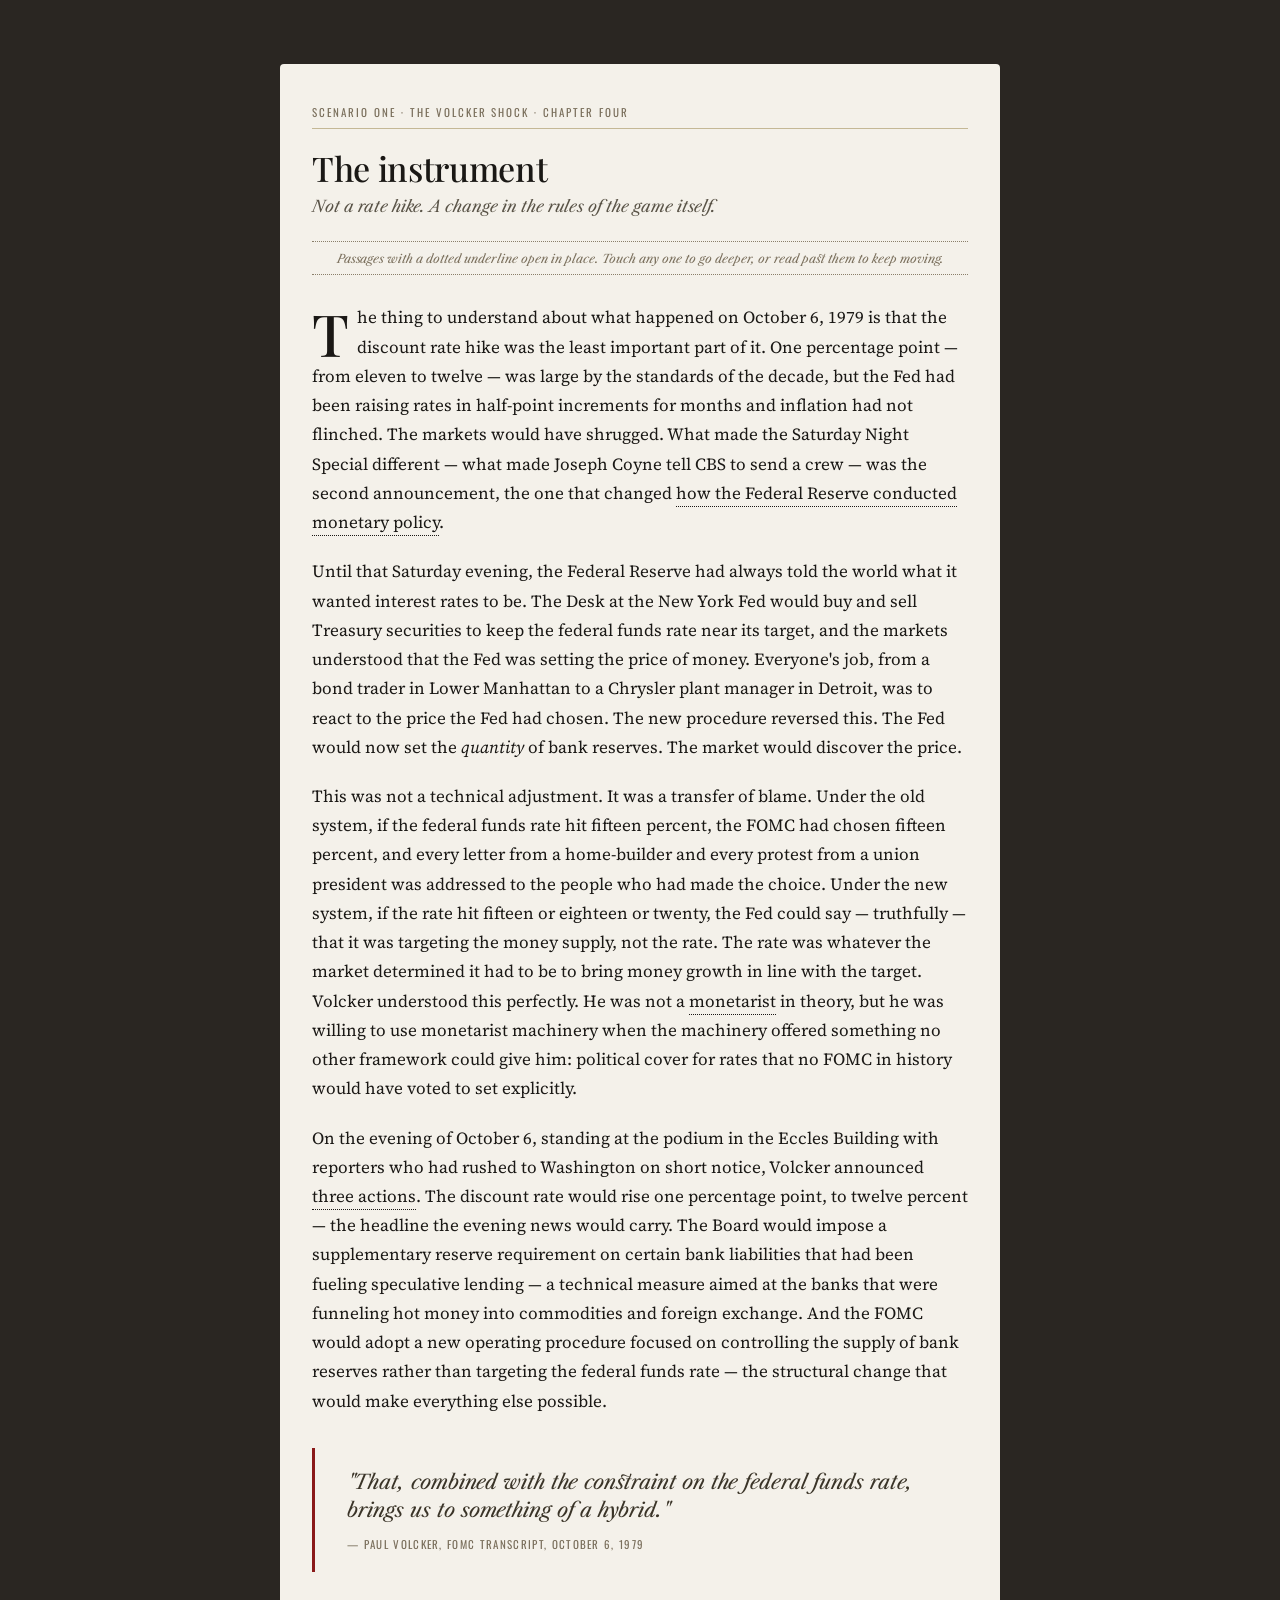
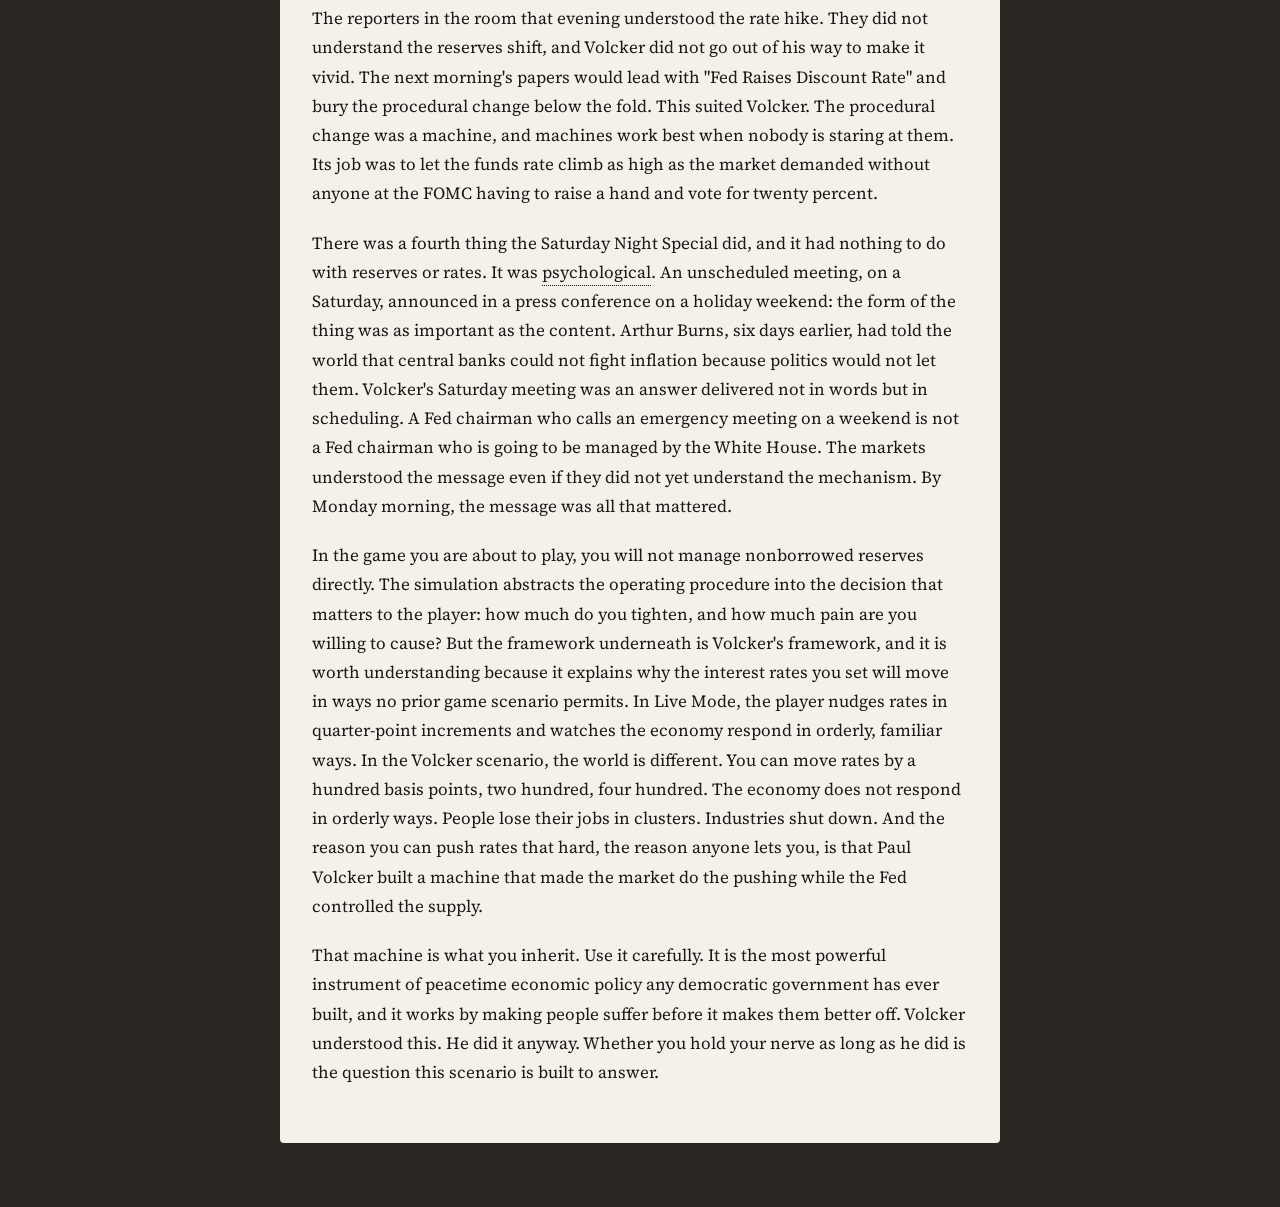
<file: volcker-section-4.html>
<!DOCTYPE html>
<html lang="en">
<head>
<meta charset="UTF-8">
<meta name="viewport" content="width=device-width, initial-scale=1.0">
<title>The Volcker Shock · Chapter Four · The Instrument</title>
<link rel="preconnect" href="https://fonts.googleapis.com">
<link rel="preconnect" href="https://fonts.gstatic.com" crossorigin>
<link href="https://fonts.googleapis.com/css2?family=Source+Serif+4:ital,opsz,wght@0,8..60,300..700;1,8..60,300..700&family=Playfair+Display:ital,wght@0,400..900;1,400..900&family=Libre+Caslon+Text:ital,wght@0,400;0,700;1,400&family=IBM+Plex+Mono:wght@400;500&family=Oswald:wght@400;500;600&display=swap" rel="stylesheet">
<style>
  :root {
    --font-serif: 'Source Serif 4', Georgia, serif;
    --font-sans: 'Oswald', 'Helvetica Neue', sans-serif;
    --font-display: 'Playfair Display', Georgia, serif;
    --font-italic: 'Libre Caslon Text', Georgia, serif;
    --font-mono: 'IBM Plex Mono', monospace;
    --border-radius-lg: 4px;
  }
  html, body {
    background: #2a2622;
    margin: 0;
    padding: 2rem 1rem;
    -webkit-font-smoothing: antialiased;
  }
  .page { max-width: 720px; margin: 0 auto; }
  .s4-root { background: #f4f1ea; padding: 2.5rem 2rem 2.25rem; border-radius: var(--border-radius-lg); font-family: var(--font-serif); color: #1a1815; }
  .s4-kicker { font-family: var(--font-sans); font-size: 11px; letter-spacing: 0.18em; color: #7a6f5c; text-transform: uppercase; margin-bottom: 0.5rem; }
  .s4-rule { height: 1px; background: #c4b896; margin-bottom: 1.25rem; }
  .s4-title { font-family: var(--font-display); font-size: 34px; font-weight: 500; line-height: 1.15; margin: 0 0 0.45rem; color: #1a1815; letter-spacing: -0.01em; }
  .s4-deck { font-family: var(--font-italic); font-style: italic; font-size: 16px; color: #5a5448; margin: 0 0 1.4rem; line-height: 1.45; }
  .s4-conventions { font-family: var(--font-italic); font-style: italic; font-size: 12px; color: #7a6f5c; border-top: 0.5px dotted #8a7f6a; border-bottom: 0.5px dotted #8a7f6a; padding: 0.55rem 0; margin: 0 0 1.75rem; text-align: center; }
  .s4-body p { font-size: 17px; line-height: 1.72; margin: 0 0 1.25rem; color: #1a1815; }
  .s4-body p.first::first-letter { float: left; font-family: var(--font-display); font-size: 58px; line-height: 0.85; padding: 6px 8px 0 0; font-weight: 500; color: #1a1815; }
  .s4-gateway { border-bottom: 1px dotted #1a1815; cursor: pointer; padding-bottom: 1px; }
  .s4-gateway:hover { background: #ebe5d2; }
  .s4-pullquote { margin: 2rem 0; padding: 1.25rem 1.5rem 1.25rem 2rem; border-left: 3px solid #8a1a1a; font-family: var(--font-italic); font-style: italic; font-size: 20px; line-height: 1.4; color: #3a3428; }
  .s4-pullquote .attrib { font-family: var(--font-sans); font-style: normal; font-size: 11px; letter-spacing: 0.12em; color: #7a6f5c; text-transform: uppercase; margin-top: 0.8rem; }
  .s4-depth { display: none; margin: 0.6rem 0 1.4rem; background: #e8e2ce; border: 0.5px solid #8a7f6a; border-left: 3px solid #8a1a1a; padding: 1.15rem 1.35rem 1.1rem; font-family: var(--font-serif); }
  .s4-depth.open { display: block; }
  .s4-depth-label { font-family: var(--font-sans); font-size: 10px; letter-spacing: 0.16em; color: #8a1a1a; text-transform: uppercase; margin-bottom: 0.55rem; font-weight: 500; }
  .s4-depth-title { font-family: var(--font-display); font-size: 18px; font-weight: 500; line-height: 1.25; margin: 0 0 0.75rem; color: #1a1815; }
  .s4-depth p { font-size: 15px; line-height: 1.65; margin: 0 0 0.85rem; color: #2a2419; }
  .s4-depth p:last-of-type { margin-bottom: 0; }
  .s4-depth em { font-style: italic; }
  .s4-close { font-family: var(--font-sans); font-size: 10px; letter-spacing: 0.14em; color: #7a6f5c; text-transform: uppercase; cursor: pointer; margin-top: 0.85rem; display: inline-block; border-bottom: 0.5px dotted #7a6f5c; }
  .s4-close:hover { color: #1a1815; }
  .s4-data { background: #1a1815; color: #c4b896; font-family: var(--font-mono); font-size: 13px; line-height: 1.7; padding: 1.25rem 1.5rem; margin: 1.5rem 0; border-left: 3px solid #8a1a1a; }
  .s4-data .label { color: #7a6f5c; }
  .s4-data .val { color: #e8e2ce; font-weight: 500; }
</style>
</head>
<body>
<div class="page">
<div class="s4-root">

  <div class="s4-kicker">Scenario One · The Volcker Shock · Chapter Four</div>
  <div class="s4-rule"></div>

  <h1 class="s4-title">The instrument</h1>
  <div class="s4-deck">Not a rate hike. A change in the rules of the game itself.</div>

  <div class="s4-conventions">Passages with a dotted underline open in place. Touch any one to go deeper, or read past them to keep moving.</div>

  <div class="s4-body">

    <p class="first">The thing to understand about what happened on October 6, 1979 is that the discount rate hike was the least important part of it. One percentage point — from eleven to twelve — was large by the standards of the decade, but the Fed had been raising rates in half-point increments for months and inflation had not flinched. The markets would have shrugged. What made the Saturday Night Special different — what made Joseph Coyne tell CBS to send a crew — was the second announcement, the one that changed <span class="s4-gateway" onclick="document.getElementById('d-procedure').classList.toggle('open');">how the Federal Reserve conducted monetary policy</span>.</p>

    <div id="d-procedure" class="s4-depth">
      <div class="s4-depth-label">In depth · The operating procedure</div>
      <div class="s4-depth-title">Targeting reserves instead of rates.</div>
      <p>Since the early 1970s, the FOMC had conducted monetary policy by setting a target for the federal funds rate — the interest rate banks charge each other for overnight loans of reserves. Every six to eight weeks, the committee met, chose a target rate, and directed the Open Market Desk at the New York Fed to buy or sell Treasury securities in whatever amounts were needed to keep the market rate near the target. If the economy overheated, the committee raised the target a quarter or half a point. If the economy softened, they lowered it. The Desk did the plumbing.</p>
      <p>The problem was that by 1979 this system had been failing for a decade. Inflation rose faster than the committee was willing to raise rates, which meant that "real" interest rates — the rate minus inflation — were often negative. Borrowing was cheap in inflation-adjusted terms even when nominal rates looked high. The committee kept adjusting the thermostat, but the room kept getting hotter because the adjustments were always too slow and too small. Political pressure was part of the reason. The rest was institutional inertia: a quarter point at a time felt responsible, and any single quarter point could always be justified as prudent gradualism.</p>
      <p>Volcker's proposal replaced this system with something that sounded technical but was conceptually radical. Instead of targeting the price of bank reserves (the interest rate), the Fed would target the <em>quantity</em> of reserves — specifically, the quantity of "nonborrowed" reserves, meaning reserves the Fed supplied through open market operations rather than through the discount window. The committee would set a target path for the monetary aggregates (the total money supply), the staff would calculate how many reserves were consistent with that path, and the Desk would supply that many reserves and no more. The federal funds rate would then be free to go wherever the market pushed it.</p>
      <p>In practice, the FOMC still set a permissible range for the funds rate — but the range was now enormous. The initial range was 11.5 to 15.5 percent, four full points wide. By March 1980 it would widen to 13 to 20 percent. Under the old system, the Desk had kept the rate within a quarter-point band. Under the new system, the rate could swing by hundreds of basis points in a single week. This was the point. If the Fed was no longer deciding what the interest rate should be, no one could blame the Fed for what the interest rate turned out to be. The market would set the price. The Fed would set the quantity. If rates went to twenty percent, that was the market's judgment about what it took to slow the growth of money.</p>
      <span class="s4-close" onclick="event.stopPropagation(); document.getElementById('d-procedure').classList.toggle('open');">Close ✕</span>
    </div>

    <p>Until that Saturday evening, the Federal Reserve had always told the world what it wanted interest rates to be. The Desk at the New York Fed would buy and sell Treasury securities to keep the federal funds rate near its target, and the markets understood that the Fed was setting the price of money. Everyone's job, from a bond trader in Lower Manhattan to a Chrysler plant manager in Detroit, was to react to the price the Fed had chosen. The new procedure reversed this. The Fed would now set the <em>quantity</em> of bank reserves. The market would discover the price.</p>

    <p>This was not a technical adjustment. It was a transfer of blame. Under the old system, if the federal funds rate hit fifteen percent, the FOMC had chosen fifteen percent, and every letter from a home-builder and every protest from a union president was addressed to the people who had made the choice. Under the new system, if the rate hit fifteen or eighteen or twenty, the Fed could say — truthfully — that it was targeting the money supply, not the rate. The rate was whatever the market determined it had to be to bring money growth in line with the target. Volcker understood this perfectly. He was not a <span class="s4-gateway" onclick="document.getElementById('d-monetarism').classList.toggle('open');">monetarist</span> in theory, but he was willing to use monetarist machinery when the machinery offered something no other framework could give him: political cover for rates that no FOMC in history would have voted to set explicitly.</p>

    <div id="d-monetarism" class="s4-depth">
      <div class="s4-depth-label">In depth · The monetarist question</div>
      <div class="s4-depth-title">Was Volcker a monetarist?</div>
      <p>The short answer is no. The longer answer is that he was happy to let people think so.</p>
      <p>Milton Friedman and the monetarist school had been arguing since the late 1960s that the Fed should stop targeting interest rates and instead control the money supply directly. Their theory was that inflation was always and everywhere a monetary phenomenon — too much money chasing too few goods — and that the Fed could end it simply by holding the growth of the money supply to a rate consistent with stable prices. The St. Louis Fed, under its research department and president Lawrence Roos, had become the institutional home of this view inside the Federal Reserve System. Robert Black at the Richmond Fed was sympathetic. Mark Willes at Minneapolis was a believer.</p>
      <p>Volcker read the literature and was unpersuaded by the doctrine. He doubted that the money supply could be measured precisely enough to target precisely, and he doubted that the relationship between money growth and inflation was as mechanical as Friedman claimed. But he also understood that the monetarist framework solved a problem no other framework could solve. If the Fed announced that it was targeting the money supply rather than interest rates, it could let rates rise as high as the market wanted to push them — and attribute the resulting pain not to a policy choice but to a mechanical consequence of hitting the monetary target. The committee would not have voted for twenty percent. The market would have taken them there.</p>
      <p>Volcker described his own approach, during the October 6 FOMC meeting itself, as "something of a hybrid." He was not lying. He was using monetarist vocabulary and monetarist machinery while retaining the pragmatist's right to override both whenever the data called for it. The true monetarists — Roos, Willes, Black — voted yes enthusiastically, believing they had won a doctrinal battle. Volcker let them believe it. He had won something more useful: room to maneuver.</p>
      <span class="s4-close" onclick="event.stopPropagation(); document.getElementById('d-monetarism').classList.toggle('open');">Close ✕</span>
    </div>

    <p>On the evening of October 6, standing at the podium in the Eccles Building with reporters who had rushed to Washington on short notice, Volcker announced <span class="s4-gateway" onclick="document.getElementById('d-three').classList.toggle('open');">three actions</span>. The discount rate would rise one percentage point, to twelve percent — the headline the evening news would carry. The Board would impose a supplementary reserve requirement on certain bank liabilities that had been fueling speculative lending — a technical measure aimed at the banks that were funneling hot money into commodities and foreign exchange. And the FOMC would adopt a new operating procedure focused on controlling the supply of bank reserves rather than targeting the federal funds rate — the structural change that would make everything else possible.</p>

    <div id="d-three" class="s4-depth">
      <div class="s4-depth-label">In depth · The three-part announcement</div>
      <div class="s4-depth-title">One headline, two mechanisms.</div>
      <p>The discount rate hike — from 11 percent to 12 percent, approved unanimously by the Board — was the action the public understood. The evening news led with it. Newspapers ran it at the top of their front pages on Monday morning. It was large by historical standards and it signaled seriousness.</p>
      <p>The supplementary reserve requirement was a targeted strike at banks that had been growing their "managed liabilities" — large certificates of deposit, Eurodollar borrowings, and federal funds purchased from non-member institutions — to fund speculative lending. By imposing an 8 percent marginal reserve requirement on growth in these liabilities above a base level, the Board was taxing exactly the kind of credit expansion that was feeding the gold and foreign exchange frenzy. This action did not get many headlines, but the banks felt it immediately.</p>
      <p>The new operating procedure — targeting nonborrowed reserves rather than the federal funds rate — was the action that mattered most and was understood least. Most of the reporters in the room that evening had never heard of nonborrowed reserves. Volcker explained it in the plainest terms he could manage and was still met with confused questions. The next morning's coverage reflected the confusion: the rate hike was reported clearly, the reserves shift was reported as a vague commitment to "tighter control of the money supply." It would take weeks for the financial press and months for the academic community to work out the implications. By then, the federal funds rate was already moving in ways no one had seen before.</p>
      <span class="s4-close" onclick="event.stopPropagation(); document.getElementById('d-three').classList.toggle('open');">Close ✕</span>
    </div>

    <div class="s4-pullquote">
      "That, combined with the constraint on the federal funds rate, brings us to something of a hybrid."
      <div class="attrib">— Paul Volcker, FOMC transcript, October 6, 1979</div>
    </div>

    <p>The reporters in the room that evening understood the rate hike. They did not understand the reserves shift, and Volcker did not go out of his way to make it vivid. The next morning's papers would lead with "Fed Raises Discount Rate" and bury the procedural change below the fold. This suited Volcker. The procedural change was a machine, and machines work best when nobody is staring at them. Its job was to let the funds rate climb as high as the market demanded without anyone at the FOMC having to raise a hand and vote for twenty percent.</p>

    <p>There was a fourth thing the Saturday Night Special did, and it had nothing to do with reserves or rates. It was <span class="s4-gateway" onclick="document.getElementById('d-psychology').classList.toggle('open');">psychological</span>. An unscheduled meeting, on a Saturday, announced in a press conference on a holiday weekend: the form of the thing was as important as the content. Arthur Burns, six days earlier, had told the world that central banks could not fight inflation because politics would not let them. Volcker's Saturday meeting was an answer delivered not in words but in scheduling. A Fed chairman who calls an emergency meeting on a weekend is not a Fed chairman who is going to be managed by the White House. The markets understood the message even if they did not yet understand the mechanism. By Monday morning, the message was all that mattered.</p>

    <div id="d-psychology" class="s4-depth">
      <div class="s4-depth-label">In depth · The signal</div>
      <div class="s4-depth-title">Why a Saturday mattered.</div>
      <p>The FOMC had scheduled its next regular meeting for October 16 — ten days away. Volcker could have waited. The discount rate could have been raised at a Board meeting during the regular workweek. The new operating procedure could have been debated at the regular FOMC meeting and implemented without fanfare. Instead, Volcker flew back from Belgrade early, called the Board and the Reserve Bank presidents to Washington on short notice, convened the meeting on a Saturday morning before the markets opened, and held a press conference at six o'clock in the evening — the first Saturday evening press conference in Fed history.</p>
      <p>This was not accidental. Volcker had spent twenty years watching financial markets react to Federal Reserve communications. He knew that a routine announcement at a routine meeting would produce a routine reaction. He needed the markets to understand that something fundamental had changed — not just the rate, not just the procedure, but the temperament of the institution. A Saturday meeting said: this is urgent. A press conference said: we are not hiding. The combination said: the Federal Reserve is no longer going to be the institution Arthur Burns described in Belgrade.</p>
      <p>Edwin Truman, then director of the Board's Division of International Finance, later recounted a scene from Belgrade the previous week. Volcker had arrived late to Burns's lecture, sat on the floor against a wall, picked up a copy of the speech, skimmed it, and tossed it back on the floor. "I'm doing it all wrong," Volcker muttered, loud enough for Truman to hear. Truman understood what he meant. By Saturday evening, so would the markets.</p>
      <span class="s4-close" onclick="event.stopPropagation(); document.getElementById('d-psychology').classList.toggle('open');">Close ✕</span>
    </div>

    <p>In the game you are about to play, you will not manage nonborrowed reserves directly. The simulation abstracts the operating procedure into the decision that matters to the player: how much do you tighten, and how much pain are you willing to cause? But the framework underneath is Volcker's framework, and it is worth understanding because it explains why the interest rates you set will move in ways no prior game scenario permits. In Live Mode, the player nudges rates in quarter-point increments and watches the economy respond in orderly, familiar ways. In the Volcker scenario, the world is different. You can move rates by a hundred basis points, two hundred, four hundred. The economy does not respond in orderly ways. People lose their jobs in clusters. Industries shut down. And the reason you can push rates that hard, the reason anyone lets you, is that Paul Volcker built a machine that made the market do the pushing while the Fed controlled the supply.</p>

    <p>That machine is what you inherit. Use it carefully. It is the most powerful instrument of peacetime economic policy any democratic government has ever built, and it works by making people suffer before it makes them better off. Volcker understood this. He did it anyway. Whether you hold your nerve as long as he did is the question this scenario is built to answer.</p>

  </div>
</div>
</div>
</body>
</html>
</file>
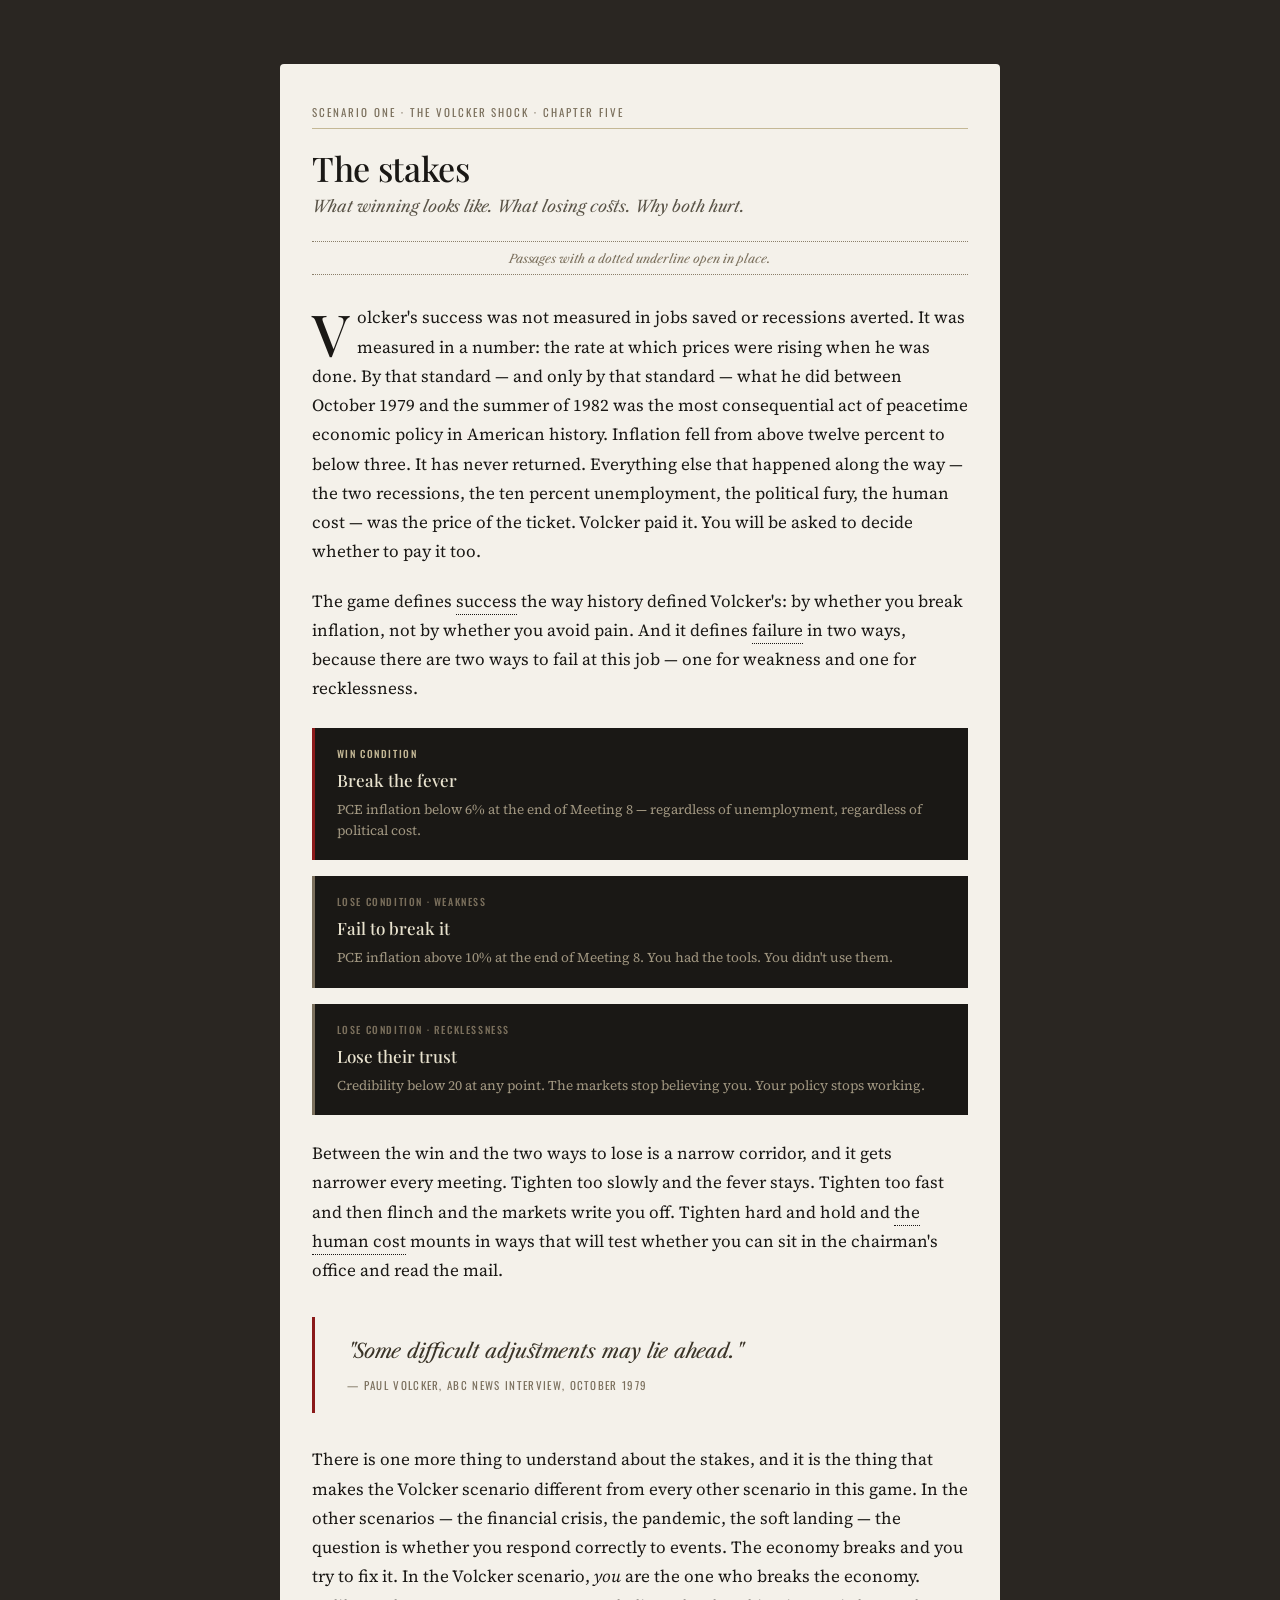
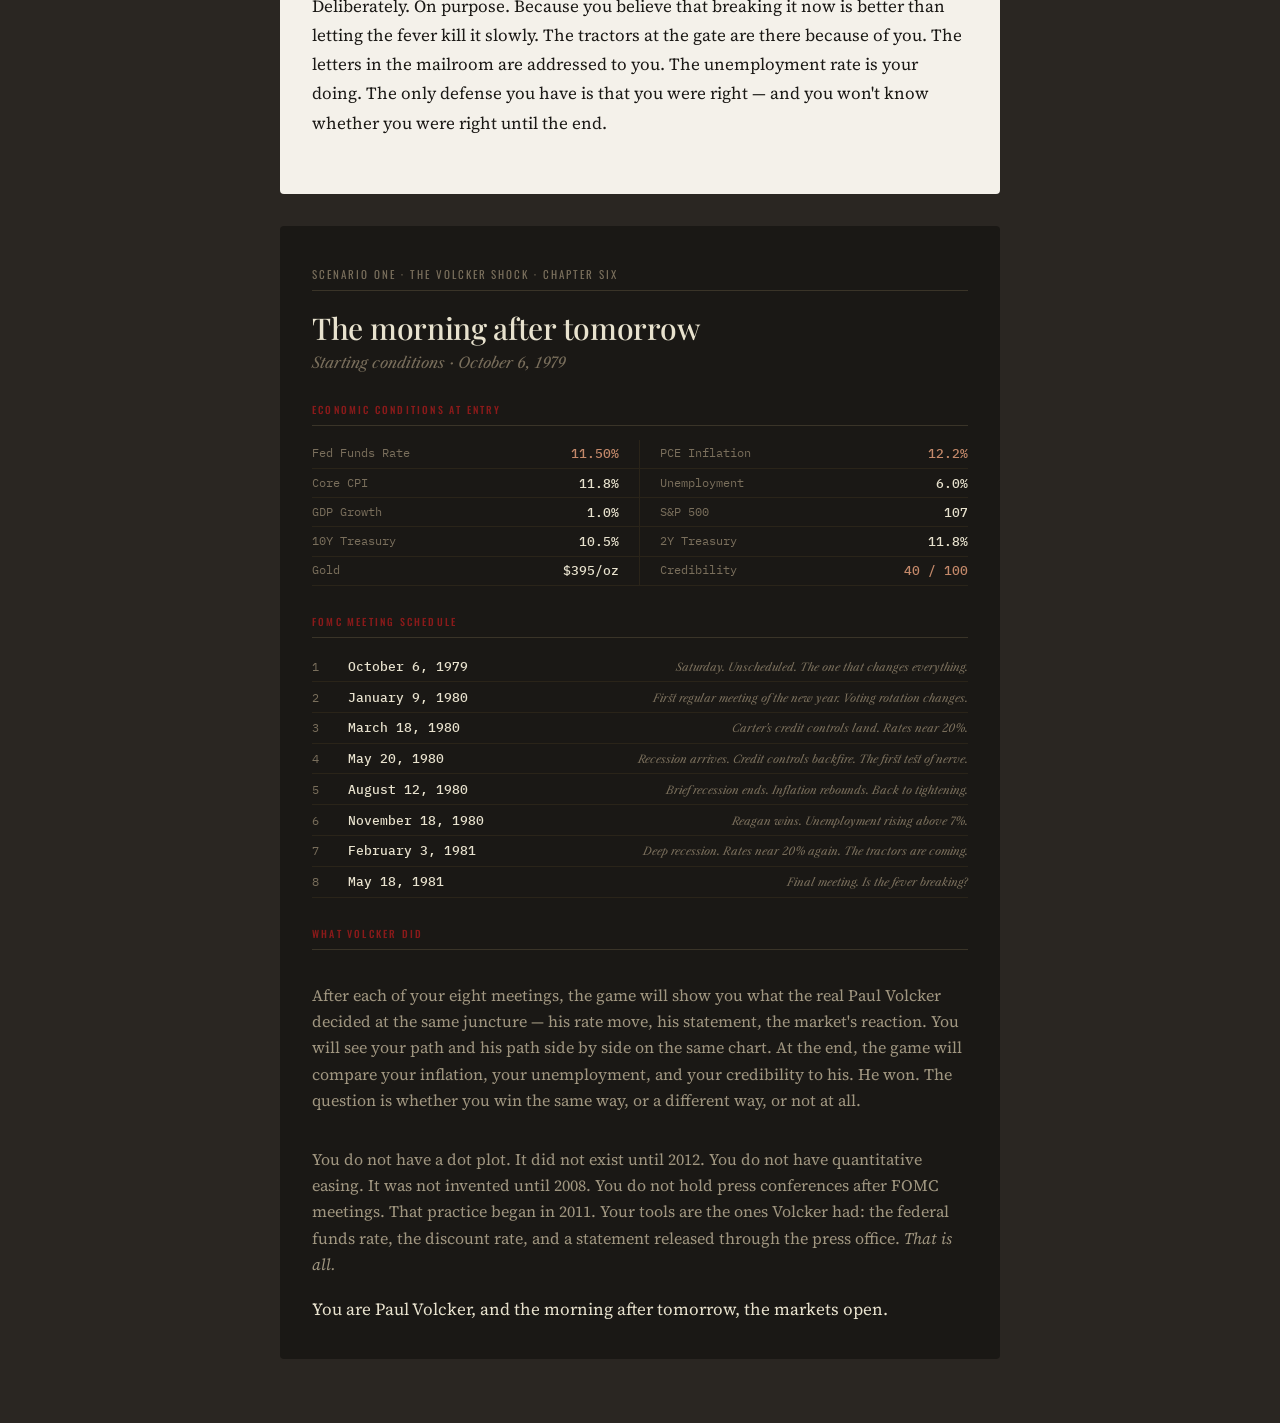
<file: volcker-sections-5-6.html>
<!DOCTYPE html>
<html lang="en">
<head>
<meta charset="UTF-8">
<meta name="viewport" content="width=device-width, initial-scale=1.0">
<title>The Volcker Shock · Chapters Five & Six</title>
<link rel="preconnect" href="https://fonts.googleapis.com">
<link rel="preconnect" href="https://fonts.gstatic.com" crossorigin>
<link href="https://fonts.googleapis.com/css2?family=Source+Serif+4:ital,opsz,wght@0,8..60,300..700;1,8..60,300..700&family=Playfair+Display:ital,wght@0,400..900;1,400..900&family=Libre+Caslon+Text:ital,wght@0,400;0,700;1,400&family=IBM+Plex+Mono:wght@400;500&family=Oswald:wght@400;500;600&display=swap" rel="stylesheet">
<style>
  :root {
    --font-serif: 'Source Serif 4', Georgia, serif;
    --font-sans: 'Oswald', 'Helvetica Neue', sans-serif;
    --font-display: 'Playfair Display', Georgia, serif;
    --font-italic: 'Libre Caslon Text', Georgia, serif;
    --font-mono: 'IBM Plex Mono', monospace;
    --border-radius-lg: 4px;
  }
  html, body {
    background: #2a2622;
    margin: 0;
    padding: 2rem 1rem;
    -webkit-font-smoothing: antialiased;
  }
  .page { max-width: 720px; margin: 0 auto; }

  /* ═══ SECTION 5 ═══ */
  .s5-root { background: #f4f1ea; padding: 2.5rem 2rem 2.25rem; border-radius: var(--border-radius-lg); font-family: var(--font-serif); color: #1a1815; margin-bottom: 2rem; }
  .s5-kicker { font-family: var(--font-sans); font-size: 11px; letter-spacing: 0.18em; color: #7a6f5c; text-transform: uppercase; margin-bottom: 0.5rem; }
  .s5-rule { height: 1px; background: #c4b896; margin-bottom: 1.25rem; }
  .s5-title { font-family: var(--font-display); font-size: 34px; font-weight: 500; line-height: 1.15; margin: 0 0 0.45rem; color: #1a1815; letter-spacing: -0.01em; }
  .s5-deck { font-family: var(--font-italic); font-style: italic; font-size: 16px; color: #5a5448; margin: 0 0 1.4rem; line-height: 1.45; }
  .s5-conventions { font-family: var(--font-italic); font-style: italic; font-size: 12px; color: #7a6f5c; border-top: 0.5px dotted #8a7f6a; border-bottom: 0.5px dotted #8a7f6a; padding: 0.55rem 0; margin: 0 0 1.75rem; text-align: center; }
  .s5-body p { font-size: 17px; line-height: 1.72; margin: 0 0 1.25rem; color: #1a1815; }
  .s5-body p.first::first-letter { float: left; font-family: var(--font-display); font-size: 58px; line-height: 0.85; padding: 6px 8px 0 0; font-weight: 500; color: #1a1815; }
  .s5-gateway { border-bottom: 1px dotted #1a1815; cursor: pointer; padding-bottom: 1px; }
  .s5-gateway:hover { background: #ebe5d2; }
  .s5-depth { display: none; margin: 0.6rem 0 1.4rem; background: #e8e2ce; border: 0.5px solid #8a7f6a; border-left: 3px solid #8a1a1a; padding: 1.15rem 1.35rem 1.1rem; font-family: var(--font-serif); }
  .s5-depth.open { display: block; }
  .s5-depth-label { font-family: var(--font-sans); font-size: 10px; letter-spacing: 0.16em; color: #8a1a1a; text-transform: uppercase; margin-bottom: 0.55rem; font-weight: 500; }
  .s5-depth-title { font-family: var(--font-display); font-size: 18px; font-weight: 500; line-height: 1.25; margin: 0 0 0.75rem; color: #1a1815; }
  .s5-depth p { font-size: 15px; line-height: 1.65; margin: 0 0 0.85rem; color: #2a2419; }
  .s5-depth p:last-of-type { margin-bottom: 0; }
  .s5-depth em { font-style: italic; }
  .s5-close { font-family: var(--font-sans); font-size: 10px; letter-spacing: 0.14em; color: #7a6f5c; text-transform: uppercase; cursor: pointer; margin-top: 0.85rem; display: inline-block; border-bottom: 0.5px dotted #7a6f5c; }
  .s5-close:hover { color: #1a1815; }
  .s5-pullquote { margin: 2rem 0; padding: 1.25rem 1.5rem 1.25rem 2rem; border-left: 3px solid #8a1a1a; font-family: var(--font-italic); font-style: italic; font-size: 20px; line-height: 1.4; color: #3a3428; }
  .s5-pullquote .attrib { font-family: var(--font-sans); font-style: normal; font-size: 11px; letter-spacing: 0.12em; color: #7a6f5c; text-transform: uppercase; margin-top: 0.8rem; }

  .s5-condition-row { display: flex; gap: 1rem; margin: 1.5rem 0; flex-wrap: wrap; }
  .s5-condition { flex: 1 1 280px; background: #1a1815; padding: 1.15rem 1.35rem; border-left: 3px solid #8a1a1a; }
  .s5-condition.fail { border-left-color: #7a6f5c; }
  .s5-condition-hdr { font-family: var(--font-sans); font-size: 10px; letter-spacing: 0.16em; text-transform: uppercase; font-weight: 500; margin-bottom: 0.55rem; }
  .s5-condition.win .s5-condition-hdr { color: #c4b896; }
  .s5-condition.fail .s5-condition-hdr { color: #7a6f5c; }
  .s5-condition-title { font-family: var(--font-display); font-size: 17px; font-weight: 500; line-height: 1.25; margin: 0 0 0.55rem; color: #e8e2ce; }
  .s5-condition p { font-family: var(--font-serif); font-size: 13.5px; line-height: 1.55; margin: 0; color: #a09680; }

  /* ═══ SECTION 6 ═══ */
  .s6-root { background: #1a1815; padding: 2.5rem 2rem 2.25rem; border-radius: var(--border-radius-lg); font-family: var(--font-mono); color: #c4b896; }
  .s6-kicker { font-family: var(--font-sans); font-size: 11px; letter-spacing: 0.18em; color: #7a6f5c; text-transform: uppercase; margin-bottom: 0.5rem; }
  .s6-rule { height: 1px; background: #3a3428; margin-bottom: 1.25rem; }
  .s6-title { font-family: var(--font-display); font-size: 30px; font-weight: 500; line-height: 1.15; margin: 0 0 0.45rem; color: #e8e2ce; letter-spacing: -0.01em; }
  .s6-deck { font-family: var(--font-italic); font-style: italic; font-size: 15px; color: #7a6f5c; margin: 0 0 1.75rem; line-height: 1.45; }

  .s6-section-hdr { font-family: var(--font-sans); font-size: 10px; letter-spacing: 0.22em; color: #8a1a1a; text-transform: uppercase; margin: 1.75rem 0 0.5rem; font-weight: 500; }
  .s6-section-rule { height: 1px; background: #3a3428; margin-bottom: 0.85rem; }

  .s6-grid { display: grid; grid-template-columns: 1fr 1fr; gap: 0; margin: 0 0 0.25rem; }
  .s6-cell { padding: 0.35rem 0; border-bottom: 0.5px solid #2a2419; display: flex; justify-content: space-between; gap: 0.5rem; }
  .s6-cell:nth-child(odd) { padding-right: 1.25rem; border-right: 0.5px solid #2a2419; }
  .s6-cell:nth-child(even) { padding-left: 1.25rem; }
  .s6-label { font-size: 12px; color: #7a6f5c; }
  .s6-val { font-size: 13px; color: #e8e2ce; font-weight: 500; text-align: right; }
  .s6-val.accent { color: #c4896a; }

  .s6-meeting { display: flex; justify-content: space-between; align-items: baseline; padding: 0.4rem 0; border-bottom: 0.5px solid #2a2419; }
  .s6-meeting-num { font-size: 12px; color: #7a6f5c; min-width: 1.5rem; }
  .s6-meeting-date { font-size: 13px; color: #e8e2ce; font-weight: 500; flex: 1; margin-left: 0.75rem; }
  .s6-meeting-note { font-size: 11px; color: #7a6f5c; font-style: italic; font-family: var(--font-italic); text-align: right; max-width: 55%; }

  .s6-coda { font-family: var(--font-serif); font-size: 16px; line-height: 1.65; margin: 2rem 0 0; color: #a09680; }
  .s6-coda em { font-style: italic; }
  .s6-final { font-family: var(--font-serif); font-size: 17px; line-height: 1.5; margin: 1.25rem 0 0; color: #e8e2ce; }
</style>
</head>
<body>
<div class="page">

<!-- ═══════════════════════════════════════════ -->
<!-- SECTION 5: THE STAKES                      -->
<!-- ═══════════════════════════════════════════ -->
<div class="s5-root">

  <div class="s5-kicker">Scenario One · The Volcker Shock · Chapter Five</div>
  <div class="s5-rule"></div>

  <h1 class="s5-title">The stakes</h1>
  <div class="s5-deck">What winning looks like. What losing costs. Why both hurt.</div>

  <div class="s5-conventions">Passages with a dotted underline open in place.</div>

  <div class="s5-body">

    <p class="first">Volcker's success was not measured in jobs saved or recessions averted. It was measured in a number: the rate at which prices were rising when he was done. By that standard — and only by that standard — what he did between October 1979 and the summer of 1982 was the most consequential act of peacetime economic policy in American history. Inflation fell from above twelve percent to below three. It has never returned. Everything else that happened along the way — the two recessions, the ten percent unemployment, the political fury, the human cost — was the price of the ticket. Volcker paid it. You will be asked to decide whether to pay it too.</p>

    <p>The game defines <span class="s5-gateway" onclick="document.getElementById('d-win').classList.toggle('open');">success</span> the way history defined Volcker's: by whether you break inflation, not by whether you avoid pain. And it defines <span class="s5-gateway" onclick="document.getElementById('d-lose').classList.toggle('open');">failure</span> in two ways, because there are two ways to fail at this job — one for weakness and one for recklessness.</p>

    <div id="d-win" class="s5-depth">
      <div class="s5-depth-label">In depth · The win condition</div>
      <div class="s5-depth-title">Break it. Whatever it takes.</div>
      <p>You win the Volcker scenario if PCE inflation is below 6 percent at the end of your eighth meeting. That is the threshold. Not two percent, not four — six. In 1979, getting inflation from twelve to six would have been considered miraculous, and historically that is roughly what Volcker achieved by mid-1982 before continuing to push it lower. Your unemployment rate may be above eight percent. Your approval rating may be in the basement. You may have received two-by-fours in the mail. None of that matters for the win condition. The only question is whether prices are stabilizing.</p>
      <p>This is a deliberately uncomfortable standard. The game is asking you to accept that a recession — a deep, painful, job-destroying recession — is not a failure state. It is a side effect of the cure. Volcker understood this. He said publicly that "some difficult adjustments may lie ahead," which was the understatement of the decade. He also said, privately, that the alternative — years of entrenched double-digit inflation — would be worse. History has mostly agreed with him, though the families who lived through 1981 and 1982 might have framed the question differently.</p>
      <span class="s5-close" onclick="event.stopPropagation(); document.getElementById('d-win').classList.toggle('open');">Close ✕</span>
    </div>

    <div id="d-lose" class="s5-depth">
      <div class="s5-depth-label">In depth · The lose conditions</div>
      <div class="s5-depth-title">Two roads to failure.</div>
      <p>You lose the Volcker scenario in one of two ways. The first is the obvious one: inflation is still above 10 percent at the end of your eighth meeting. You tightened, but not enough, or you tightened and then lost your nerve and eased too soon. The fever is still running. The decade of pain continues, and you are the next Arthur Burns — the chairman who had the tools and didn't use them.</p>
      <p>The second lose condition is subtler and, in some ways, more dangerous: your credibility falls below 20. Credibility in this game is a composite measure of how much the markets, Congress, and the public believe the Fed will follow through on what it says. If you tighten aggressively but communicate erratically — or if you tighten and then reverse yourself when the political pressure arrives — the markets conclude you are bluffing. Once they conclude that, your rate decisions stop working. Expectations de-anchor. The inflation premium in long-term bonds stays elevated no matter what you do, because no one believes you will hold. This is the trap Burns fell into, and it is the trap Volcker spent his entire chairmanship trying to avoid.</p>
      <p>In practice, the credibility lose condition means you cannot simply slam rates to twenty percent in meeting one and ease at meeting two. The whipsaw destroys trust. Volcker himself made one dramatic reversal — the credit-controls episode of spring 1980, when he cut rates sharply after a Carter-imposed credit-control program backfired — and it nearly cost him the war. He recovered only because he tightened again immediately and stayed tight for eighteen months after that. You may or may not get a similar second chance.</p>
      <span class="s5-close" onclick="event.stopPropagation(); document.getElementById('d-lose').classList.toggle('open');">Close ✕</span>
    </div>

    <div class="s5-condition-row">
      <div class="s5-condition win">
        <div class="s5-condition-hdr">Win condition</div>
        <div class="s5-condition-title">Break the fever</div>
        <p>PCE inflation below 6% at the end of Meeting 8 — regardless of unemployment, regardless of political cost.</p>
      </div>
      <div class="s5-condition fail">
        <div class="s5-condition-hdr">Lose condition · weakness</div>
        <div class="s5-condition-title">Fail to break it</div>
        <p>PCE inflation above 10% at the end of Meeting 8. You had the tools. You didn't use them.</p>
      </div>
      <div class="s5-condition fail">
        <div class="s5-condition-hdr">Lose condition · recklessness</div>
        <div class="s5-condition-title">Lose their trust</div>
        <p>Credibility below 20 at any point. The markets stop believing you. Your policy stops working.</p>
      </div>
    </div>

    <p>Between the win and the two ways to lose is a narrow corridor, and it gets narrower every meeting. Tighten too slowly and the fever stays. Tighten too fast and then flinch and the markets write you off. Tighten hard and hold and <span class="s5-gateway" onclick="document.getElementById('d-cost').classList.toggle('open');">the human cost</span> mounts in ways that will test whether you can sit in the chairman's office and read the mail.</p>

    <div id="d-cost" class="s5-depth">
      <div class="s5-depth-label">In depth · The human cost</div>
      <div class="s5-depth-title">What the numbers don't say.</div>
      <p>Unemployment in this scenario is not an abstraction. Every percentage point of unemployment above six percent represents, roughly, a million American workers who had jobs and lost them. When unemployment hits ten percent — as it did historically in late 1982 — that is four million people beyond the baseline who are out of work. They are autoworkers in Flint, Michigan. They are construction workers in Phoenix who framed houses last year and are not framing houses this year. They are the young couples who were about to buy their first home and now cannot qualify for a mortgage. They are the small-business owners whose lines of credit were pulled when the prime rate hit twenty-one and a half percent.</p>
      <p>You will not see their faces in the simulation. You will see their numbers on the DECIDE screen — a line moving upward, a percentage getting worse. The game does not ask you to feel guilty about this. It asks you to decide whether the alternative is worse. That is the question Volcker lived with for three years. He concluded that ten percent unemployment for eighteen months was better than eight percent inflation for ten years. You may or may not agree. But you have to choose.</p>
      <span class="s5-close" onclick="event.stopPropagation(); document.getElementById('d-cost').classList.toggle('open');">Close ✕</span>
    </div>

    <div class="s5-pullquote">
      "Some difficult adjustments may lie ahead."
      <div class="attrib">— Paul Volcker, ABC News interview, October 1979</div>
    </div>

    <p>There is one more thing to understand about the stakes, and it is the thing that makes the Volcker scenario different from every other scenario in this game. In the other scenarios — the financial crisis, the pandemic, the soft landing — the question is whether you respond correctly to events. The economy breaks and you try to fix it. In the Volcker scenario, <em>you</em> are the one who breaks the economy. Deliberately. On purpose. Because you believe that breaking it now is better than letting the fever kill it slowly. The tractors at the gate are there because of you. The letters in the mailroom are addressed to you. The unemployment rate is your doing. The only defense you have is that you were right — and you won't know whether you were right until the end.</p>

  </div>
</div>

<!-- ═══════════════════════════════════════════ -->
<!-- SECTION 6: THE MORNING AFTER TOMORROW      -->
<!-- ═══════════════════════════════════════════ -->
<div class="s6-root">

  <div class="s6-kicker">Scenario One · The Volcker Shock · Chapter Six</div>
  <div class="s6-rule"></div>

  <h1 class="s6-title">The morning after tomorrow</h1>
  <div class="s6-deck">Starting conditions · October 6, 1979</div>

  <div class="s6-section-hdr">Economic conditions at entry</div>
  <div class="s6-section-rule"></div>

  <div class="s6-grid">
    <div class="s6-cell"><span class="s6-label">Fed Funds Rate</span><span class="s6-val accent">11.50%</span></div>
    <div class="s6-cell"><span class="s6-label">PCE Inflation</span><span class="s6-val accent">12.2%</span></div>
    <div class="s6-cell"><span class="s6-label">Core CPI</span><span class="s6-val">11.8%</span></div>
    <div class="s6-cell"><span class="s6-label">Unemployment</span><span class="s6-val">6.0%</span></div>
    <div class="s6-cell"><span class="s6-label">GDP Growth</span><span class="s6-val">1.0%</span></div>
    <div class="s6-cell"><span class="s6-label">S&P 500</span><span class="s6-val">107</span></div>
    <div class="s6-cell"><span class="s6-label">10Y Treasury</span><span class="s6-val">10.5%</span></div>
    <div class="s6-cell"><span class="s6-label">2Y Treasury</span><span class="s6-val">11.8%</span></div>
    <div class="s6-cell"><span class="s6-label">Gold</span><span class="s6-val">$395/oz</span></div>
    <div class="s6-cell"><span class="s6-label">Credibility</span><span class="s6-val accent">40 / 100</span></div>
  </div>

  <div class="s6-section-hdr">FOMC meeting schedule</div>
  <div class="s6-section-rule"></div>

  <div class="s6-meeting">
    <span class="s6-meeting-num">1</span>
    <span class="s6-meeting-date">October 6, 1979</span>
    <span class="s6-meeting-note">Saturday. Unscheduled. The one that changes everything.</span>
  </div>
  <div class="s6-meeting">
    <span class="s6-meeting-num">2</span>
    <span class="s6-meeting-date">January 9, 1980</span>
    <span class="s6-meeting-note">First regular meeting of the new year. Voting rotation changes.</span>
  </div>
  <div class="s6-meeting">
    <span class="s6-meeting-num">3</span>
    <span class="s6-meeting-date">March 18, 1980</span>
    <span class="s6-meeting-note">Carter's credit controls land. Rates near 20%.</span>
  </div>
  <div class="s6-meeting">
    <span class="s6-meeting-num">4</span>
    <span class="s6-meeting-date">May 20, 1980</span>
    <span class="s6-meeting-note">Recession arrives. Credit controls backfire. The first test of nerve.</span>
  </div>
  <div class="s6-meeting">
    <span class="s6-meeting-num">5</span>
    <span class="s6-meeting-date">August 12, 1980</span>
    <span class="s6-meeting-note">Brief recession ends. Inflation rebounds. Back to tightening.</span>
  </div>
  <div class="s6-meeting">
    <span class="s6-meeting-num">6</span>
    <span class="s6-meeting-date">November 18, 1980</span>
    <span class="s6-meeting-note">Reagan wins. Unemployment rising above 7%.</span>
  </div>
  <div class="s6-meeting">
    <span class="s6-meeting-num">7</span>
    <span class="s6-meeting-date">February 3, 1981</span>
    <span class="s6-meeting-note">Deep recession. Rates near 20% again. The tractors are coming.</span>
  </div>
  <div class="s6-meeting">
    <span class="s6-meeting-num">8</span>
    <span class="s6-meeting-date">May 18, 1981</span>
    <span class="s6-meeting-note">Final meeting. Is the fever breaking?</span>
  </div>

  <div class="s6-section-hdr">What Volcker did</div>
  <div class="s6-section-rule"></div>

  <p class="s6-coda">After each of your eight meetings, the game will show you what the real Paul Volcker decided at the same juncture — his rate move, his statement, the market's reaction. You will see your path and his path side by side on the same chart. At the end, the game will compare your inflation, your unemployment, and your credibility to his. He won. The question is whether you win the same way, or a different way, or not at all.</p>

  <p class="s6-coda">You do not have a dot plot. It did not exist until 2012. You do not have quantitative easing. It was not invented until 2008. You do not hold press conferences after FOMC meetings. That practice began in 2011. Your tools are the ones Volcker had: the federal funds rate, the discount rate, and a statement released through the press office. <em>That is all.</em></p>

  <p class="s6-final">You are Paul Volcker, and the morning after tomorrow, the markets open.</p>

</div>

</div>
</body>
</html>
</file>
